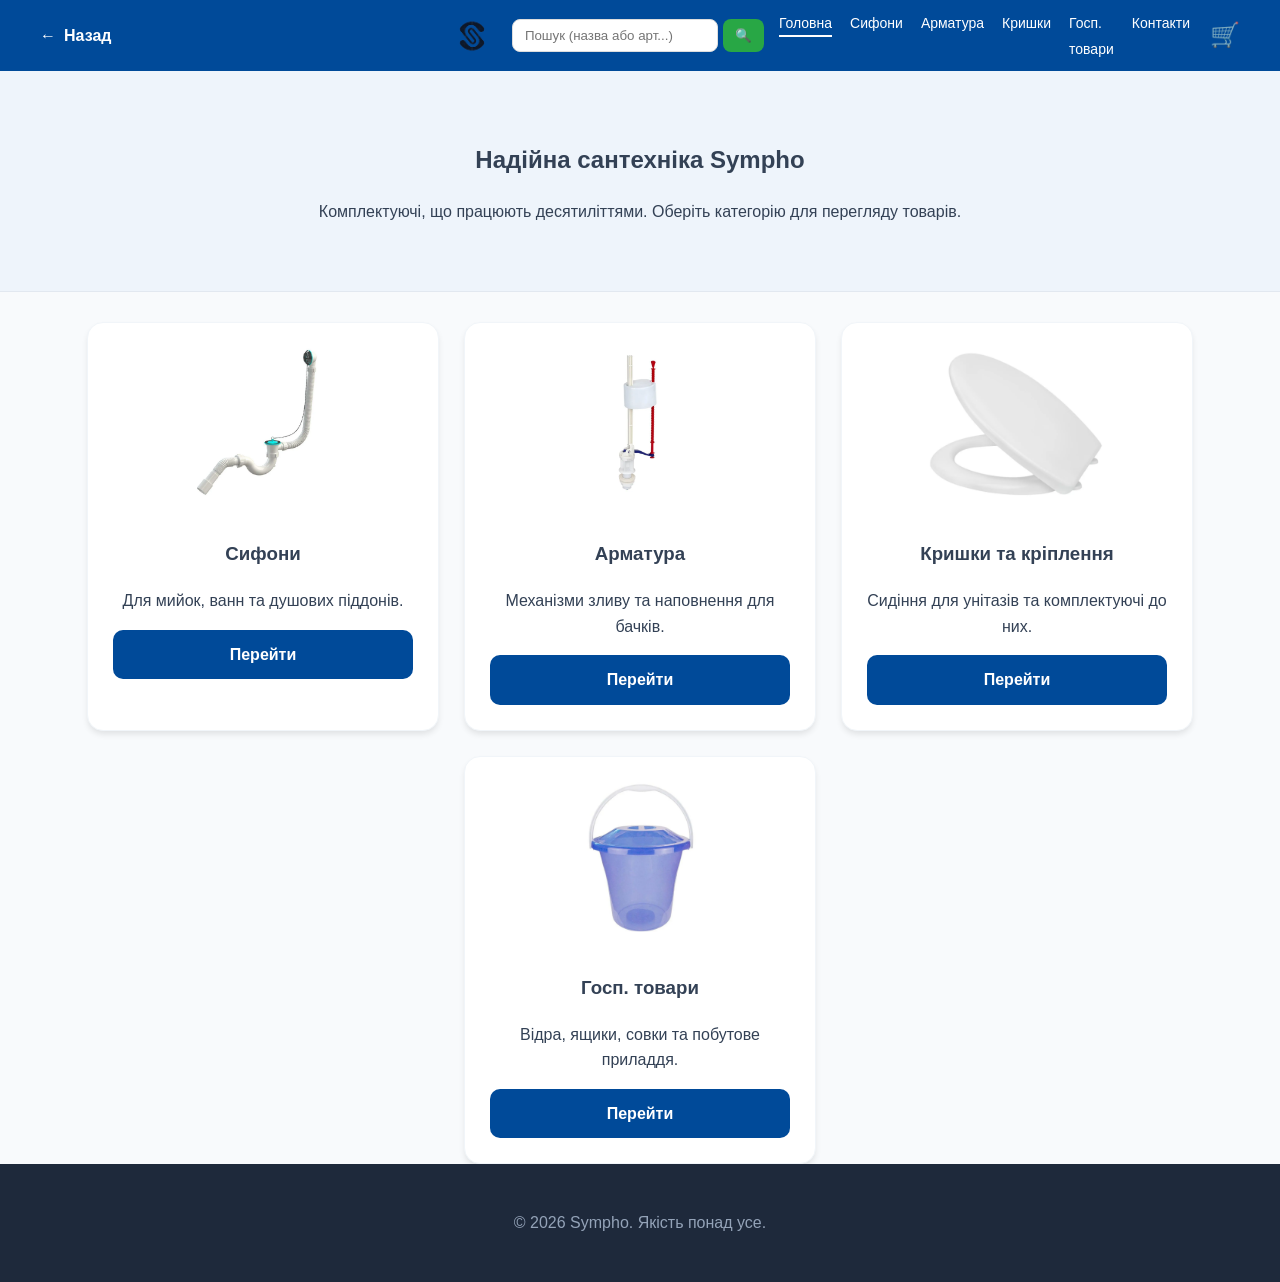
<file: index.html>
<!DOCTYPE html>
<html lang="uk">
<head>
    <meta charset="UTF-8">
    <meta name="viewport" content="width=device-width, initial-scale=1.0">
    <title>Sympho — Сантехніка та Арматура</title>
    <link rel="stylesheet" href="style.css">
    <link rel="icon" type="image/png" href="img/logo.png">
</head>
<body>
    <header>
        <div class="container" style="display: flex; align-items: center; justify-content: space-between; flex-wrap: wrap; gap: 15px;">
            <a href="javascript:history.back()" class="back-link">
                <span>←</span> Назад
            </a>
            
            <a href="index.html" class="logo-link">
                <img src="logo.png" alt="Sympho" class="logo-img">
            </a>

            <div class="search-container" style="position: relative; display: flex; gap: 5px;">
    <input type="text" id="searchInput" oninput="liveSearch()" placeholder="Пошук (назва або арт...)" 
           style="padding: 8px 12px; border-radius: 8px; border: 1px solid #ddd; outline: none; width: 180px;">
    <button onclick="performSearch()" style="background: #28a745; color: white; border: none; padding: 8px 12px; border-radius: 8px; cursor: pointer;">🔍</button>

    <div id="live-results" style="position: absolute; top: 100%; left: 0; right: 0; background: white; border-radius: 8px; box-shadow: 0 4px 15px rgba(0,0,0,0.1); z-index: 1000; display: none; max-height: 300px; overflow-y: auto;"></div>
</div>

            <nav style="display: flex; align-items: center;">
                <ul style="margin-right: 20px;">
                    <li><a href="index.html" class="active">Головна</a></li>
                    <li><a href="siphons.html">Сифони</a></li>
                    <li><a href="armature.html">Арматура</a></li>
                    <li><a href="covers.html">Кришки</a></li>
                    <li><a href="household.html">Госп. товари</a></li>
                    <li><a href="contacts.html">Контакти</a></li>
                </ul>
                
                <div style="position: relative; display: flex; align-items: center;">
                    <a href="cart.html" style="text-decoration: none; font-size: 24px;">🛒</a>
                    <span id="cart-count" style="
                        position: absolute; 
                        top: -8px; 
                        right: -10px; 
                        background: #ff4d4d; 
                        color: white; 
                        border-radius: 50%; 
                        padding: 2px 6px; 
                        font-size: 12px; 
                        font-weight: bold;
                        display: none;
                    ">0</span>
                </div>
            </nav>
        </div>
    </header>

    <section class="hero-home">
        <div class="container">
            <h1>Надійна сантехніка Sympho</h1>
            <p>Комплектуючі, що працюють десятиліттями. Оберіть категорію для перегляду товарів.</p>
        </div>
    </section>

    <div class="categories container">
        <div class="cat-card">
            <img src="img/hvylya1.png" alt="Сифони" style="width: 100%; height: 150px; object-fit: contain; margin-bottom: 15px;">
            <h3>Сифони</h3>
            <p>Для мийок, ванн та душових піддонів.</p>
            <a href="siphons.html" class="buy-btn">Перейти</a>
        </div>

        <div class="cat-card">
            <img src="img/armature.png" alt="Арматура" style="width: 100%; height: 150px; object-fit: contain; margin-bottom: 15px;">
            <h3>Арматура</h3>
            <p>Механізми зливу та наповнення для бачків.</p>
            <a href="armature.html" class="buy-btn">Перейти</a>
        </div>

        <div class="cat-card">
            <img src="img/cov.png" alt="Кришки" style="width: 100%; height: 150px; object-fit: contain; margin-bottom: 15px;">
            <h3>Кришки та кріплення</h3>
            <p>Сидіння для унітазів та комплектуючі до них.</p>
            <a href="covers.html" class="buy-btn">Перейти</a>
        </div>

        <div class="cat-card">
		    <img src="img/box1.png" alt="Госп. Товари" style="width: 100%; height: 150px; object-fit: contain; margin-bottom: 15px;">
            <h3>Госп. товари</h3>
            <p>Відра, ящики, совки та побутове приладдя.</p>
            <a href="household.html" class="buy-btn">Перейти</a>
        </div>
    </div>

    <footer><p>&copy; 2026 Sympho. Якість понад усе.</p></footer>

    <script src="catalog.js"></script>
    <script>
        function performSearch() {
            const query = document.getElementById('searchInput').value.trim();
            if (query.length > 0) {
                window.location.href = `search.html?q=${encodeURIComponent(query)}`;
            } else {
                alert("Будь ласка, введіть запит для пошуку");
            }
        }

        document.getElementById('searchInput').addEventListener('keypress', function (e) {
            if (e.key === 'Enter') {
                performSearch();
            }
        });

        function updateCounterOnIndex() {
            let cart = JSON.parse(localStorage.getItem('sympho_cart')) || [];
            const total = cart.reduce((sum, item) => sum + item.count, 0);
            const badge = document.getElementById('cart-count');
            if (badge) {
                badge.innerText = total;
                badge.style.display = total > 0 ? 'block' : 'none';
            }
        }
        
        window.addEventListener('DOMContentLoaded', updateCounterOnIndex);
    </script>
</body>
</html>
</file>
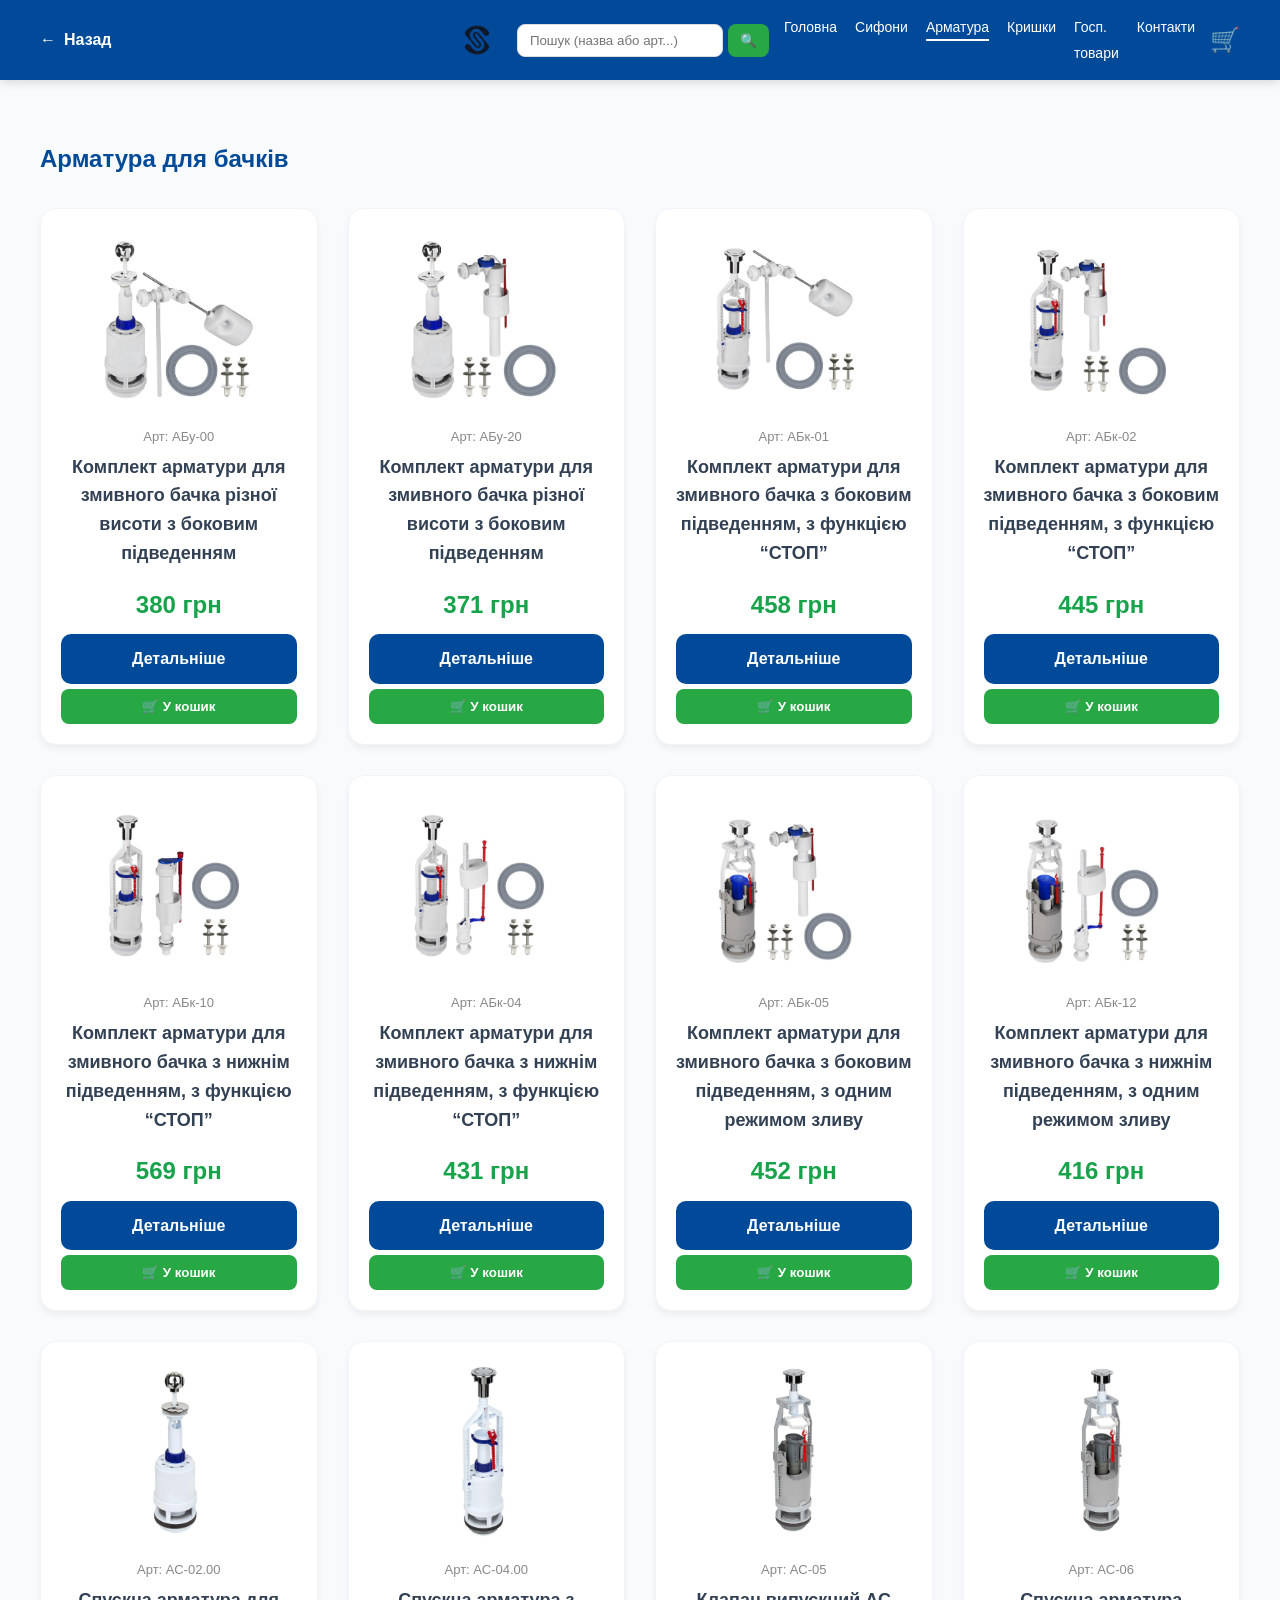
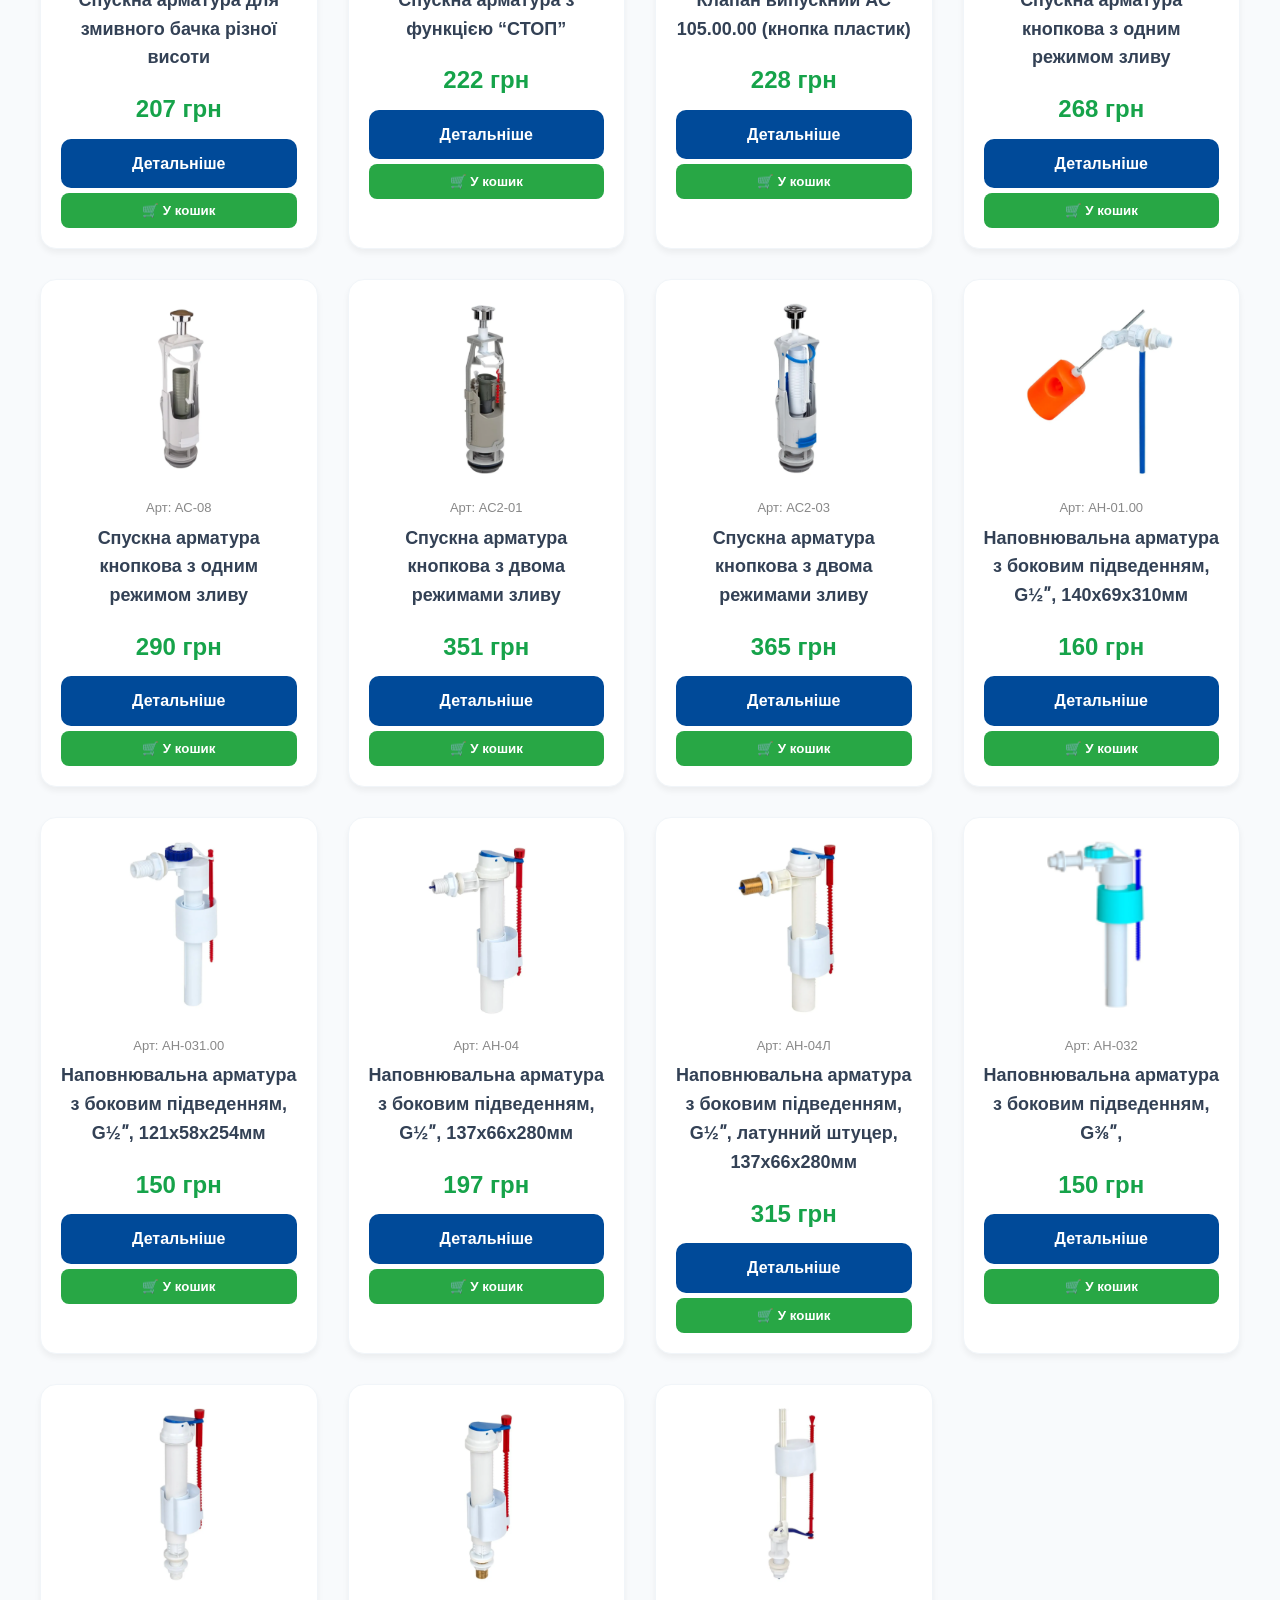
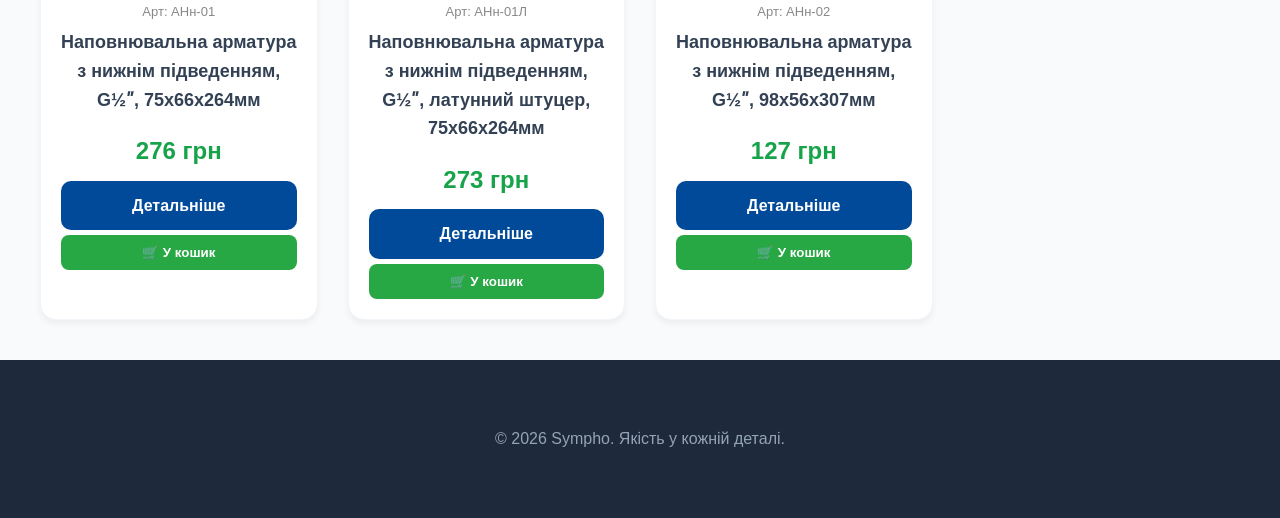
<file: armature.html>
<!DOCTYPE html>
<html lang="uk">
<head>
    <meta charset="UTF-8">
    <title>Sympho — Арматура</title>
    <link rel="stylesheet" href="style.css">
    <link rel="icon" type="image/png" href="logo.png">
</head>
<body>
    <header>
    <div class="container header-flex" style="display: flex; align-items: center; justify-content: space-between; flex-wrap: wrap; gap: 15px;">
        <a href="javascript:history.back()" class="back-link">
            <span>←</span> Назад
        </a>

        <a href="index.html" class="logo-link">
            <img src="logo.png" alt="Sympho" class="logo-img">
        </a>
        
        <div class="search-container" style="position: relative; display: flex; gap: 5px;">
    <input type="text" id="searchInput" oninput="liveSearch()" placeholder="Пошук (назва або арт...)" 
           style="padding: 8px 12px; border-radius: 8px; border: 1px solid #ddd; outline: none; width: 180px;">
    <button onclick="performSearch()" style="background: #28a745; color: white; border: none; padding: 8px 12px; border-radius: 8px; cursor: pointer;">🔍</button>

    <div id="live-results" style="position: absolute; top: 100%; left: 0; right: 0; background: white; border-radius: 8px; box-shadow: 0 4px 15px rgba(0,0,0,0.1); z-index: 1000; display: none; max-height: 300px; overflow-y: auto;"></div>
</div>

        <nav style="display: flex; align-items: center;">
            <ul>
                <li><a href="index.html">Головна</a></li>
                <li><a href="siphons.html">Сифони</a></li>
                <li><a href="armature.html" class="active">Арматура</a></li>
                <li><a href="covers.html">Кришки</a></li>
				<li><a href="household.html">Госп. товари</a></li>
                <li><a href="contacts.html">Контакти</a></li>
            </ul>
            <div style="position: relative; margin-left: 15px; display: flex; align-items: center;">
                <a href="cart.html" style="text-decoration: none; font-size: 24px;">🛒</a>
                <span id="cart-count" style="
                    position: absolute; 
                    top: -8px; 
                    right: -10px; 
                    background: #ff4d4d; 
                    color: white; 
                    border-radius: 50%; 
                    padding: 2px 6px; 
                    font-size: 12px; 
                    font-weight: bold;
                    display: none;
                ">0</span>
            </div>
        </nav>
    </div>
</header>

    <section class="container content">
        <h1 style="color: #004a99; margin-bottom: 30px;">Арматура для бачків</h1>
        <div id="catalog-list" class="product-grid">
            </div>
    </section>

    <script src="catalog.js"></script>
    <script>
        // ЛОГІКА КАТАЛОГУ
        const list = document.getElementById('catalog-list');
        const armature = products.filter(p => p.category === "armature");

        armature.forEach(item => {
            list.innerHTML += `
                <div class="product-card">
                    <img src="${item.images[0]}" alt="${item.name}" style="width:100%; height:180px; object-fit:contain;">
                    
                    <p style="color: #888; font-size: 13px; margin: 10px 0 5px 0;">Арт: ${item.article}</p>
                    
                    <h3 style="margin-top: 0; font-size: 18px; min-height: 44px; display: flex; align-items: center; justify-content: center; text-align: center;">
                        ${item.name}
                    </h3>
                    
                    <p class="price" style="margin: 10px 0;">${item.price}</p>
                    
                    <div style="display: flex; flex-direction: column; gap: 5px;">
                        <a href="product.html?id=${item.id}" class="buy-btn" style="text-decoration:none; display: block;">Детальніше</a>
                        <button onclick="addToCart('${item.id}')" style="background: #28a745; color: white; border: none; padding: 10px; border-radius: 8px; cursor: pointer; font-weight: bold; width: 100%;">
                            🛒 У кошик
                        </button>
                    </div>
                </div>
            `;
        });

        // ЛОГІКА ПОШУКУ
        function performSearch() {
            const query = document.getElementById('searchInput').value.trim();
            if (query.length > 0) {
                window.location.href = `search.html?q=${encodeURIComponent(query)}`;
            } else {
                alert("Будь ласка, введіть запит для пошуку");
            }
        }

        document.getElementById('searchInput').addEventListener('keypress', function (e) {
            if (e.key === 'Enter') {
                performSearch();
            }
        });
    </script>

    <footer>
        <p style="text-align: center; color: #94a3b8; padding: 20px;">&copy; 2026 Sympho. Якість у кожній деталі.</p>
    </footer>
</body>
</html>
</file>
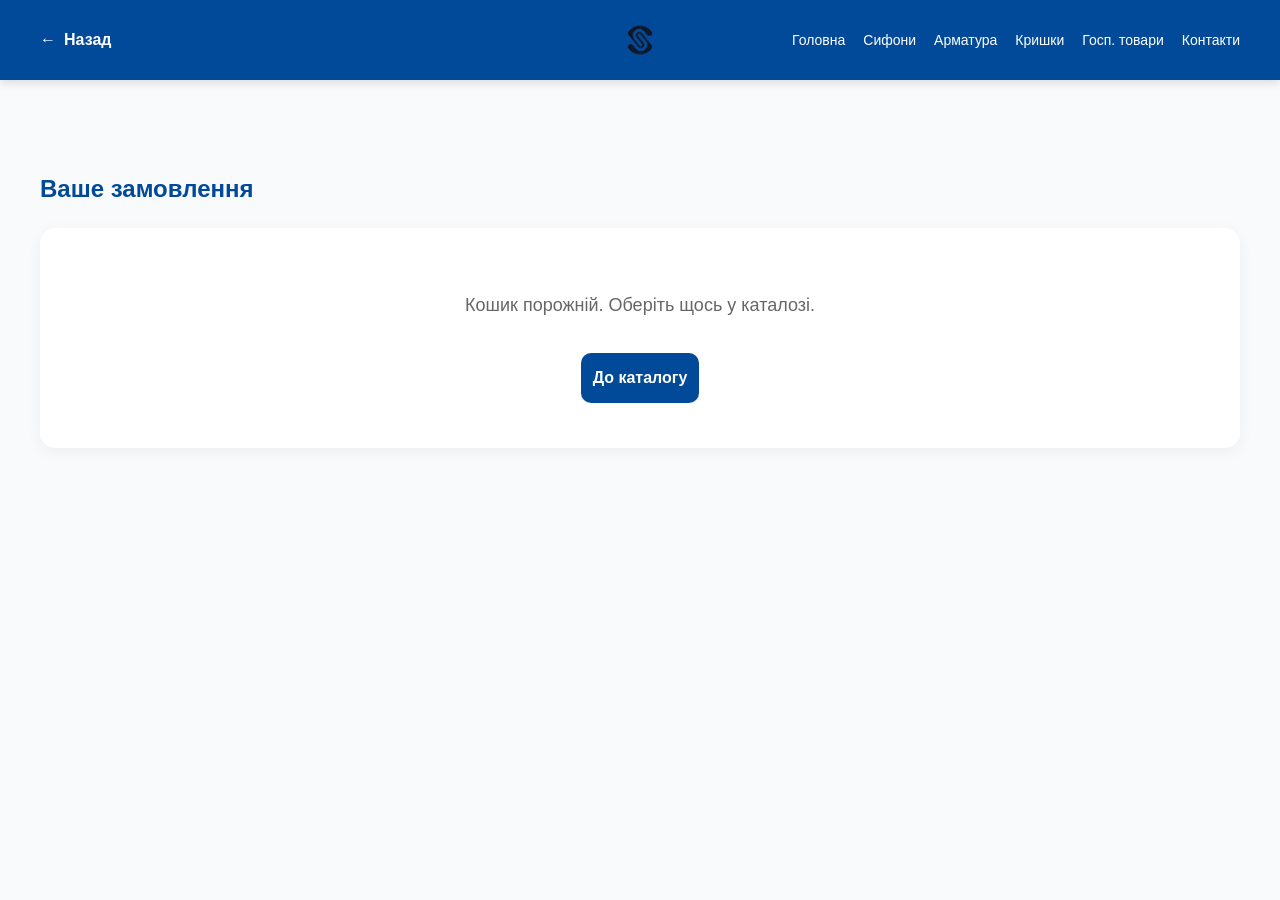
<file: cart.html>
<!DOCTYPE html>
<html lang="uk">
<head>
    <meta charset="UTF-8">
    <title>Sympho — Мій Кошик</title>
    <link rel="stylesheet" href="style.css">
    <link rel="icon" type="image/png" href="logo.png">
</head>
<body>
    <header>
        <div class="container header-flex" style="display: flex; align-items: center; justify-content: space-between;">
            <a href="javascript:history.back()" class="back-link"><span>←</span> Назад</a>
            <a href="index.html" class="logo-link"><img src="logo.png" alt="Sympho" class="logo-img"></a>
            <nav>
			 <ul><li><a href="index.html">Головна</a></li>
                 <li><a href="siphons.html">Сифони</a></li>
                 <li><a href="armature.html">Арматура</a></li>
                 <li><a href="covers.html">Кришки</a></li>
			     <li><a href="household.html">Госп. товари</a></li>
                 <li><a href="contacts.html">Контакти</a></li>
			 </ul>
			</nav>
			
        </div>
    </header>

    <section class="container content" style="margin-top: 30px;">
        <h1 style="color: #004a99;">Ваше замовлення</h1>
        
        <div id="cart-content" style="background: white; padding: 25px; border-radius: 15px; box-shadow: 0 4px 15px rgba(0,0,0,0.05); margin-top: 20px; overflow-x: auto;">
            </div>

        <div id="cart-actions" style="margin-top: 30px; display: none; gap: 15px; flex-wrap: wrap;">
            <button onclick="sendBulkOrder('tg')" class="action-btn tg" style="padding: 15px 25px; border: none; border-radius: 10px; color: white; cursor: pointer; font-weight: bold; background: #0088cc;">Замовити все в Telegram</button>
            <button onclick="sendBulkOrder('vb')" class="action-btn vb" style="padding: 15px 25px; border: none; border-radius: 10px; color: white; cursor: pointer; font-weight: bold; background: #7360f2;">Замовити все у Viber</button>
            <button onclick="clearSymphoCart()" style="background: #ffeded; color: #ff4d4d; border: none; padding: 15px 25px; border-radius: 10px; cursor: pointer; font-weight: bold;">Очистити все</button>
        </div>
    </section>

    <script src="catalog.js"></script>
    <script>
        function displayCart() {
            const cart = JSON.parse(localStorage.getItem('sympho_cart')) || [];
            const container = document.getElementById('cart-content');
            const actions = document.getElementById('cart-actions');

            if (cart.length === 0) {
                container.innerHTML = `
                    <div style="text-align:center; padding: 20px;">
                        <p style="font-size: 18px; color: #666;">Кошик порожній. Оберіть щось у каталозі.</p>
                        <a href="index.html" class="buy-btn" style="display:inline-block; margin-top:15px; text-decoration:none;">До каталогу</a>
                    </div>`;
                actions.style.display = 'none';
                return;
            }

            actions.style.display = 'flex';
            let html = '<table style="width: 100%; border-collapse: collapse; min-width: 600px;">';
            html += '<tr style="border-bottom: 2px solid #eee; text-align: left;">' +
                    '<th style="padding: 10px;">Товар</th>' +
                    '<th style="padding: 10px;">Артикул</th>' +
                    '<th style="padding: 10px;">К-сть</th>' +
                    '<th style="padding: 10px;">Ціна</th>' +
                    '<th style="padding: 10px; text-align:center;">Дія</th></tr>';
            
            cart.forEach(item => {
                html += `
                    <tr style="border-bottom: 1px solid #f9f9f9;">
                        <td style="padding: 15px 10px;">${item.name}</td>
                        <td style="padding: 15px 10px; color: #888;">${item.article}</td>
                        <td style="padding: 15px 10px; font-weight: bold;">${item.count} шт.</td>
                        <td style="padding: 15px 10px; color: #28a745; font-weight: bold;">${item.price}</td>
                        <td style="padding: 15px 10px; text-align:center;">
                            <button onclick="removeItem('${item.id}')" style="background:none; border:none; cursor:pointer; font-size: 18px;" title="Видалити">🗑️</button>
                        </td>
                    </tr>
                `;
            });
            html += '</table>';
            container.innerHTML = html;
        }

        // Видалення одного товару
        function removeItem(id) {
            let cart = JSON.parse(localStorage.getItem('sympho_cart')) || [];
            cart = cart.filter(item => item.id !== id);
            localStorage.setItem('sympho_cart', JSON.stringify(cart));
            displayCart();
            // Оновлюємо лічильник, якщо функція доступна
            if (typeof updateCartCounter === "function") {
                updateCartCounter();
            }
        }

        // Очищення всього кошика
        function clearSymphoCart() {
            if(confirm("Ви впевнені, що хочете очистити кошик?")) {
                localStorage.removeItem('sympho_cart');
                displayCart();
                if (typeof updateCartCounter === "function") {
                    updateCartCounter();
                }
            }
        }

        // Відправка замовлення одним повідомленням
        function sendBulkOrder(type) {
            const cart = JSON.parse(localStorage.getItem('sympho_cart')) || [];
            if (cart.length === 0) return;

            let orderText = "Нове замовлення Sympho:\n\n";
            
            cart.forEach((item, index) => {
                orderText += `${index + 1}. ${item.name}\n   Арт: ${item.article} — ${item.count} шт. (${item.price})\n\n`;
            });

            const encodedMsg = encodeURIComponent(orderText);
            const phone = "380989594977";

            if (type === 'tg') {
                window.location.href = `https://t.me/Tarasbabelskyi?text=${encodedMsg}`;
            } else if (type === 'vb') {
                // Для мобільних пристроїв Viber використовує такий формат
                window.location.href = `viber://chat?number=${phone}&draft=${encodedMsg}`;
            }
        }

        // Ініціалізація при завантаженні
        window.onload = displayCart;
    </script>
</body>
</html>
</file>
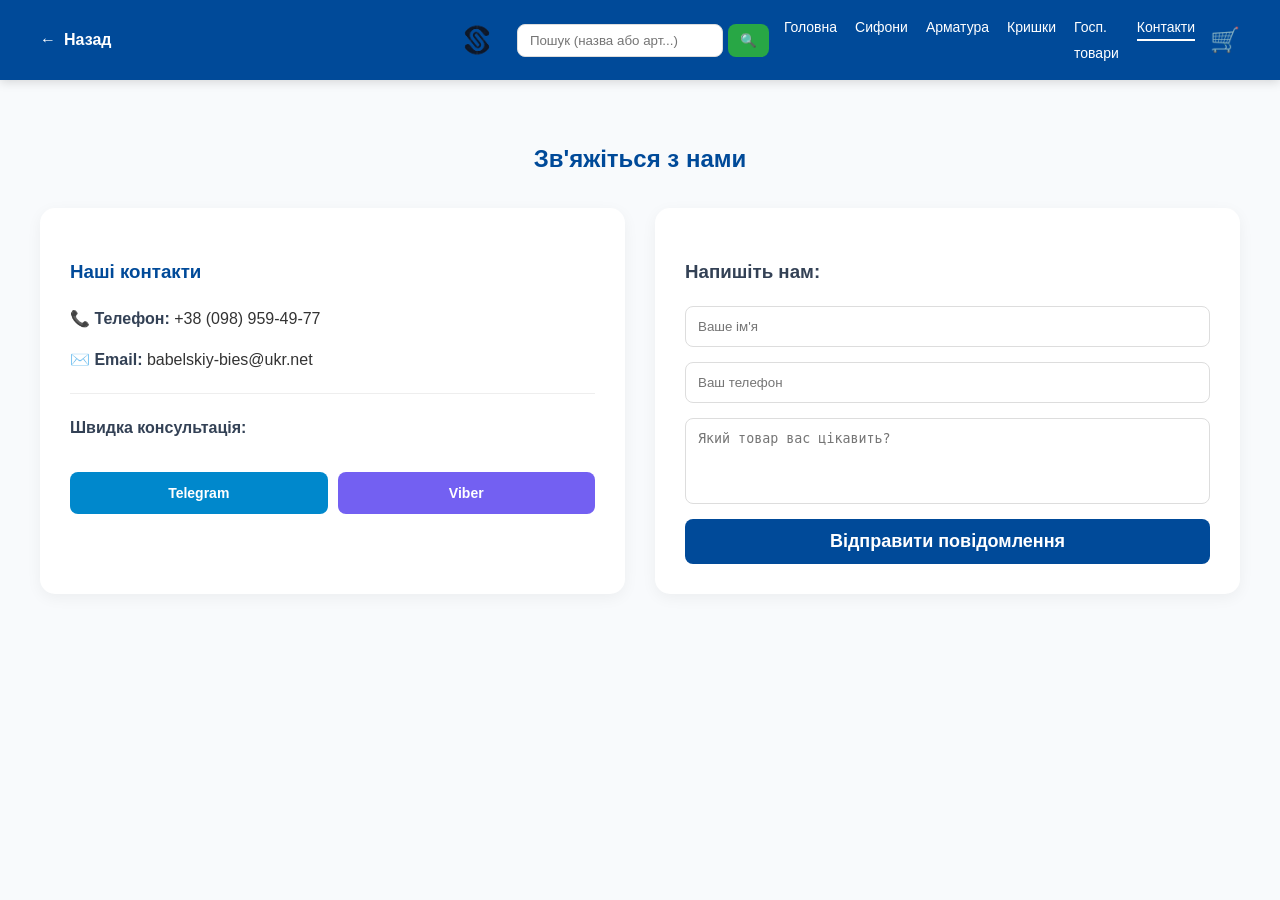
<file: contacts.html>
<!DOCTYPE html>
<html lang="uk">
<head>
    <meta charset="UTF-8">
    <meta name="viewport" content="width=device-width, initial-scale=1.0">
    <title>Контакти Sympho</title>
    <link rel="stylesheet" href="style.css">
    <link rel="icon" type="image/png" href="img/logo.png">
</head>
<body>
    <header>
        <div class="container header-flex" style="display: flex; align-items: center; justify-content: space-between; flex-wrap: wrap; gap: 15px;">
            <a href="javascript:history.back()" class="back-link">
                <span>←</span> Назад
            </a>

            <a href="index.html" class="logo-link">
                <img src="logo.png" alt="Sympho" class="logo-img">
            </a>

            <div class="search-container" style="position: relative; display: flex; gap: 5px;">
    <input type="text" id="searchInput" oninput="liveSearch()" placeholder="Пошук (назва або арт...)" 
           style="padding: 8px 12px; border-radius: 8px; border: 1px solid #ddd; outline: none; width: 180px;">
    <button onclick="performSearch()" style="background: #28a745; color: white; border: none; padding: 8px 12px; border-radius: 8px; cursor: pointer;">🔍</button>

    <div id="live-results" style="position: absolute; top: 100%; left: 0; right: 0; background: white; border-radius: 8px; box-shadow: 0 4px 15px rgba(0,0,0,0.1); z-index: 1000; display: none; max-height: 300px; overflow-y: auto;"></div>
</div>
            
            <nav style="display: flex; align-items: center;">
                <ul>
                    <li><a href="index.html">Головна</a></li>
                    <li><a href="siphons.html">Сифони</a></li>
                    <li><a href="armature.html">Арматура</a></li>
                    <li><a href="covers.html">Кришки</a></li>
					<li><a href="household.html">Госп. товари</a></li>
                    <li><a href="contacts.html" class="active">Контакти</a></li>
                </ul>
                <div style="position: relative; margin-left: 15px; display: flex; align-items: center;">
                    <a href="cart.html" style="text-decoration: none; font-size: 24px;">🛒</a>
                    <span id="cart-count" style="
                        position: absolute; 
                        top: -8px; 
                        right: -10px; 
                        background: #ff4d4d; 
                        color: white; 
                        border-radius: 50%; 
                        padding: 2px 6px; 
                        font-size: 12px; 
                        font-weight: bold;
                        display: none;
                    ">0</span>
                </div>
            </nav>
        </div>
    </header>

    <div class="container content">
        <h2 style="text-align: center; color: #004a99; margin-bottom: 30px; margin-top: 20px;">Зв'яжіться з нами</h2>
        
        <div style="display: flex; gap: 30px; flex-wrap: wrap; justify-content: center; margin-bottom: 50px;">
            
            <div style="flex: 1; min-width: 300px; background: white; padding: 30px; border-radius: 15px; box-shadow: 0 4px 15px rgba(0,0,0,0.05);">
                <h3 style="color: #004a99;">Наші контакти</h3>
                <p><strong>📞 Телефон:</strong> <a href="tel:+380989594977" style="text-decoration: none; color: #333;">+38 (098) 959-49-77</a></p>
                <p><strong>✉️ Email:</strong> <a href="mailto:babelskiy-bies@ukr.net" style="text-decoration: none; color: #333;">babelskiy-bies@ukr.net</a></p>
                <hr style="border: 0; border-top: 1px solid #eee; margin: 20px 0;">
                
                <h4>Швидка консультація:</h4>
                <div style="display: flex; gap: 10px;">
                    <a href="https://t.me/Tarasbabelskyi" target="_blank" class="action-btn tg" style="flex: 1; font-size: 14px; text-align: center; text-decoration: none; color: white; display: block; padding: 10px; border-radius: 8px;">Telegram</a>
                    <a href="viber://chat?number=%2B380989594977" class="action-btn vb" style="flex: 1; font-size: 14px; padding: 10px; text-align: center; text-decoration: none; color: white; display: block; border-radius: 8px;">Viber</a>
                </div>
            </div>

            <div style="flex: 1; min-width: 300px; background: white; padding: 30px; border-radius: 15px; box-shadow: 0 4px 15px rgba(0,0,0,0.05);">
                <h3>Напишіть нам:</h3>
                <form id="contactForm" style="display: flex; flex-direction: column; gap: 15px;">
                    <input type="text" id="userName" placeholder="Ваше ім'я" required style="padding: 12px; border: 1px solid #ddd; border-radius: 8px; outline: none;">
                    <input type="tel" id="userPhone" placeholder="Ваш телефон" required style="padding: 12px; border: 1px solid #ddd; border-radius: 8px; outline: none;">
                    <textarea id="userMsg" placeholder="Який товар вас цікавить?" rows="4" style="padding: 12px; border: 1px solid #ddd; border-radius: 8px; outline: none; resize: none;"></textarea>
                    
                    <button class="buy-btn" type="button" onclick="sendMail()" style="width: 100%; font-size: 18px; border: none; cursor: pointer; color: white; padding: 12px; border-radius: 8px;">Відправити повідомлення</button>
                </form>
            </div>
        </div>
    </div>

    <script src="catalog.js"></script>
    <script>
        // ЛОГІКА ПОШУКУ
        function performSearch() {
            const query = document.getElementById('searchInput').value.trim();
            if (query.length > 0) {
                window.location.href = `search.html?q=${encodeURIComponent(query)}`;
            } else {
                alert("Будь ласка, введіть запит для пошуку");
            }
        }

        document.getElementById('searchInput').addEventListener('keypress', function (e) {
            if (e.key === 'Enter') {
                performSearch();
            }
        });

        // ЛОГІКА ФОРМИ
        function sendMail() {
            const name = document.getElementById('userName').value;
            const phone = document.getElementById('userPhone').value;
            const msg = document.getElementById('userMsg').value;

            if(name === "" || phone === "") {
                alert("Будь ласка, заповніть ім'я та телефон");
                return;
            }

            const myEmail = "babelskiy-bies@ukr.net";
            const subject = encodeURIComponent("Заявка з сайту Sympho");
            const body = encodeURIComponent(`Ім'я: ${name}\nТелефон: ${phone}\nПовідомлення: ${msg}`);
            
            window.location.href = `mailto:${myEmail}?subject=${subject}&body=${body}`;
        }

        // Оновлення лічильника при завантаженні (якщо функція не
</file>
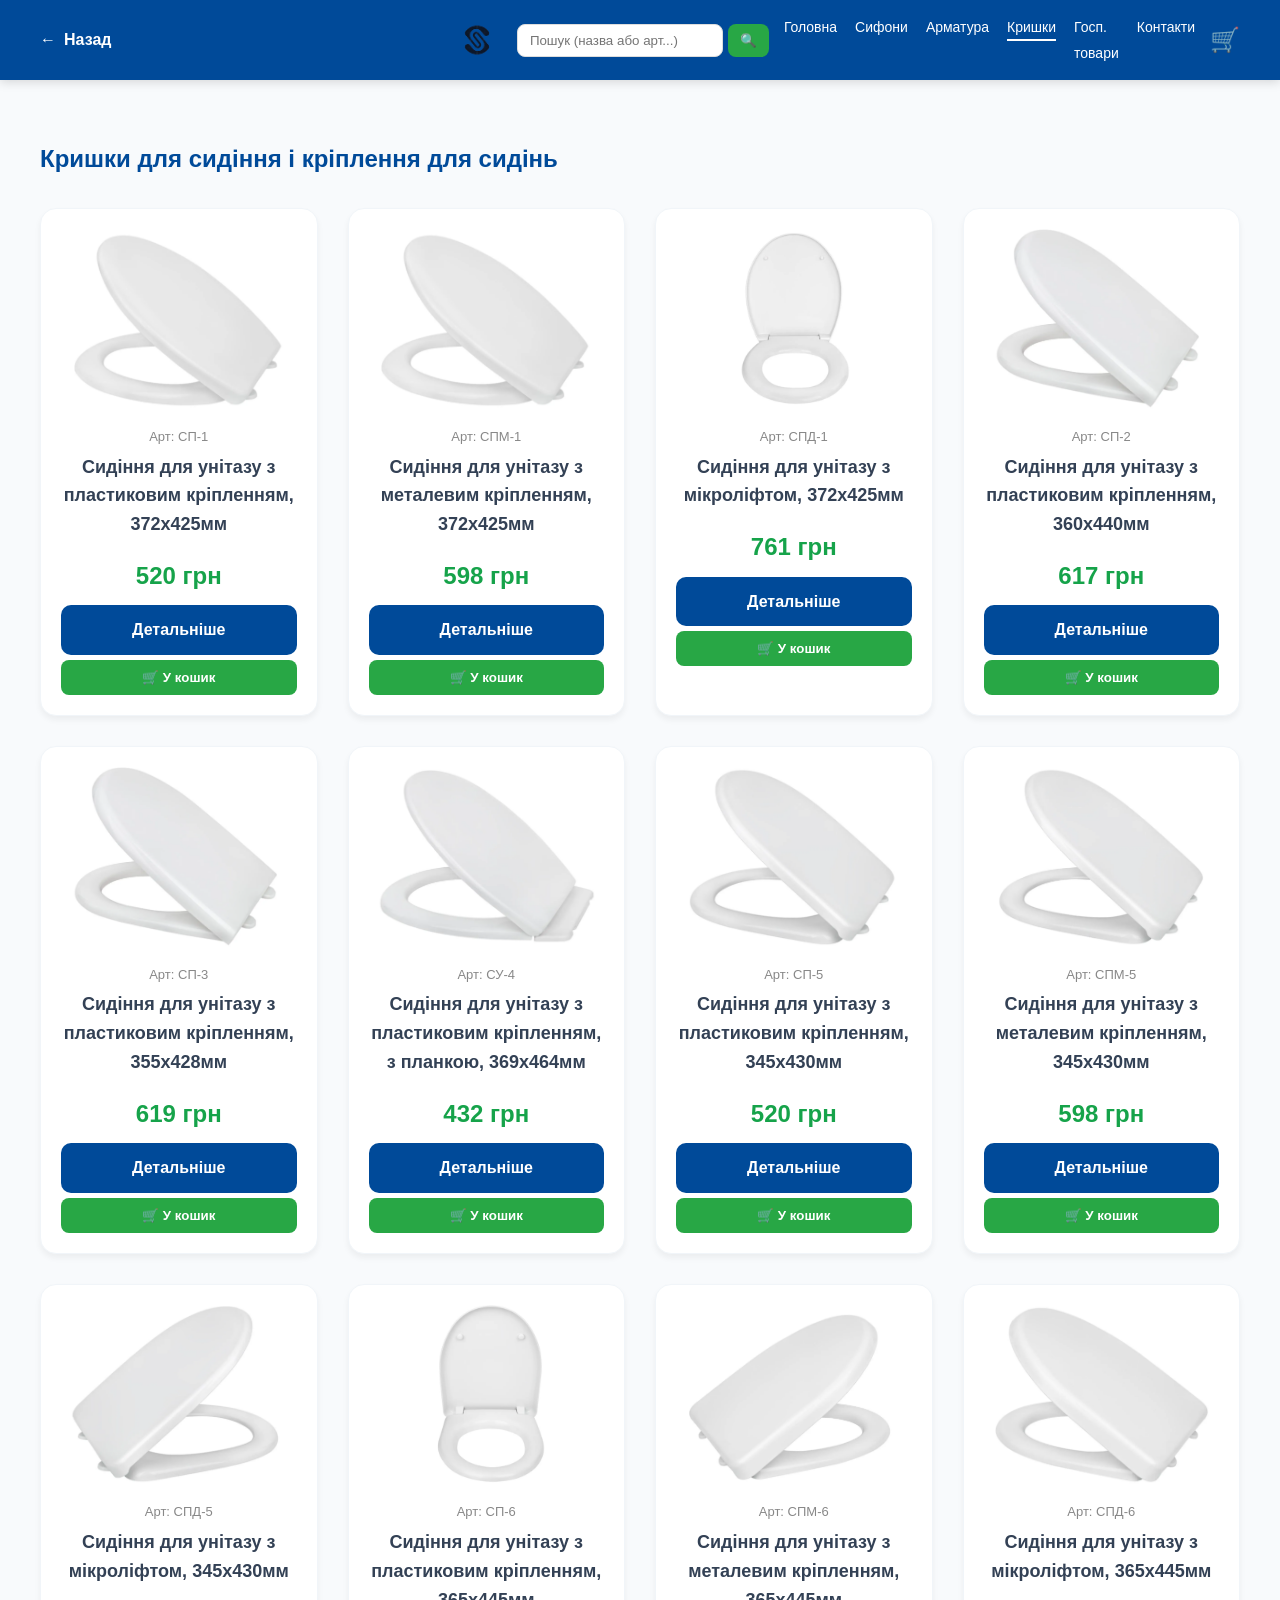
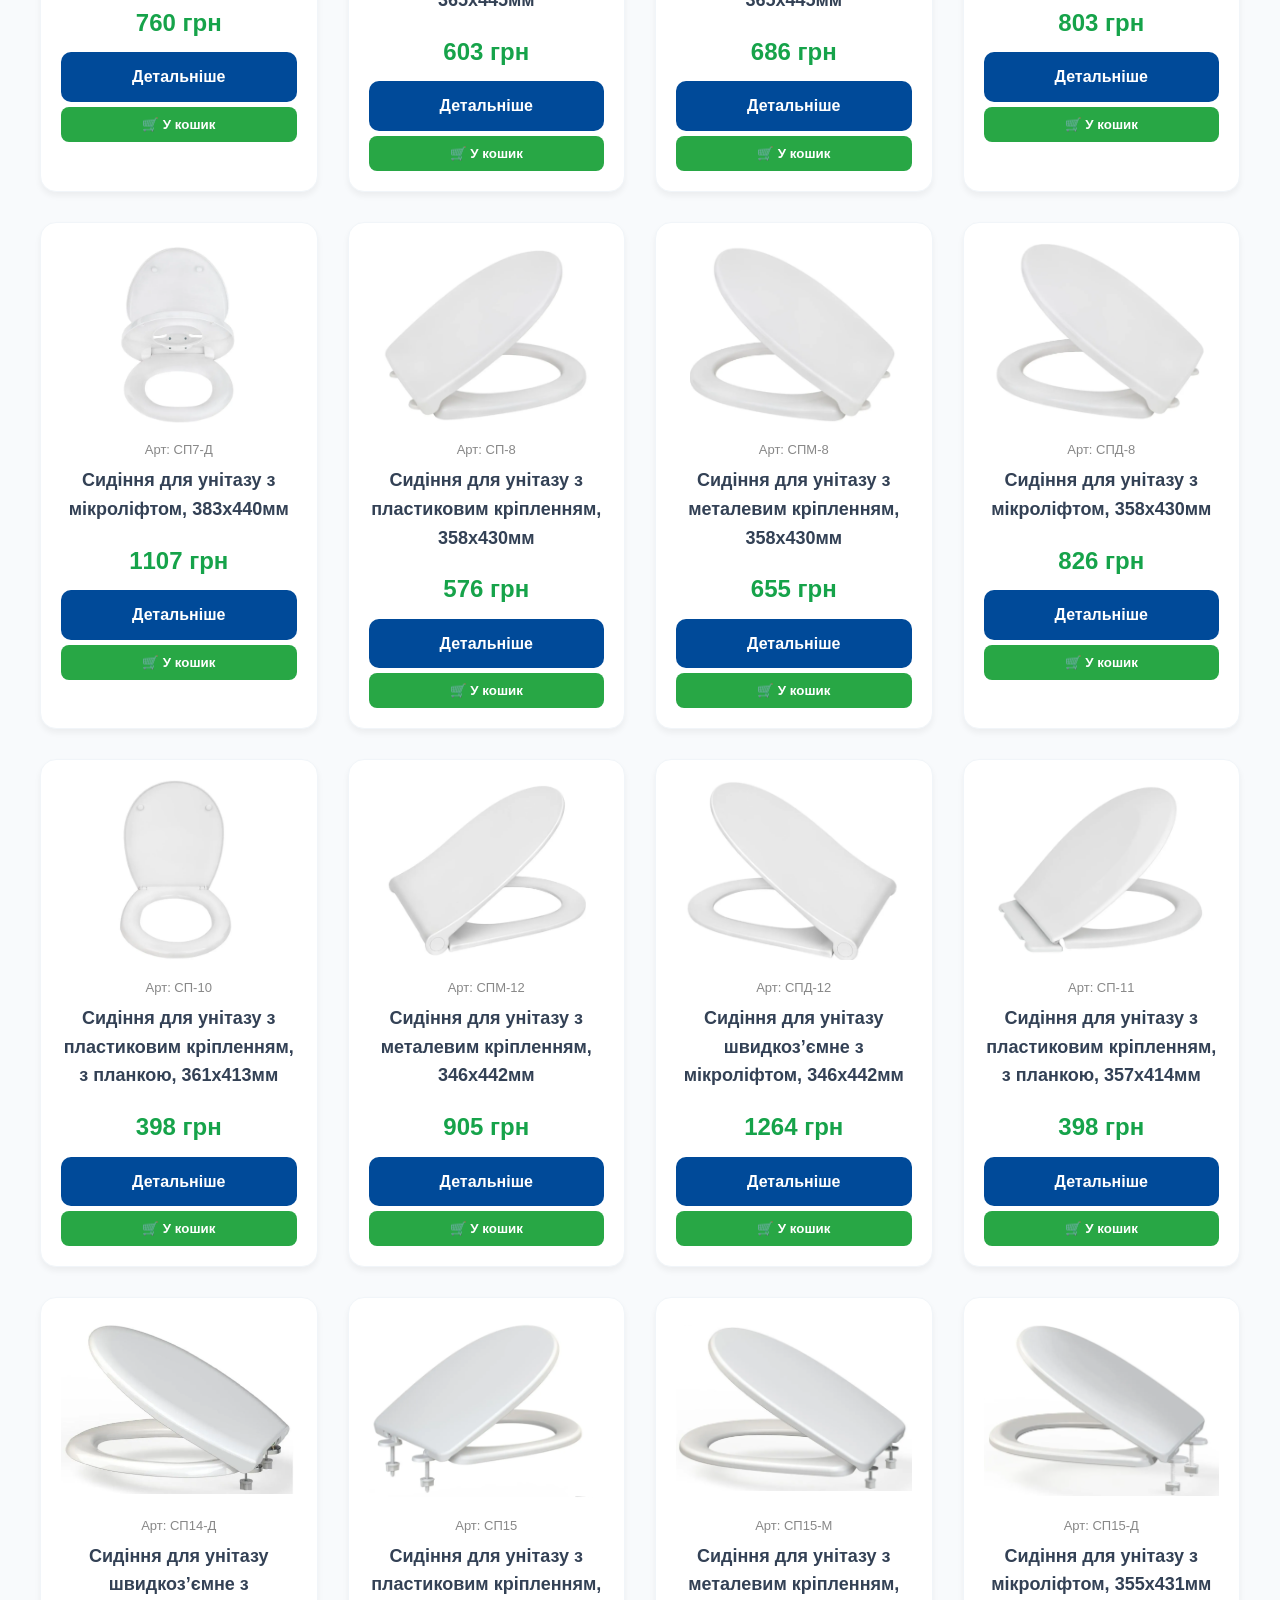
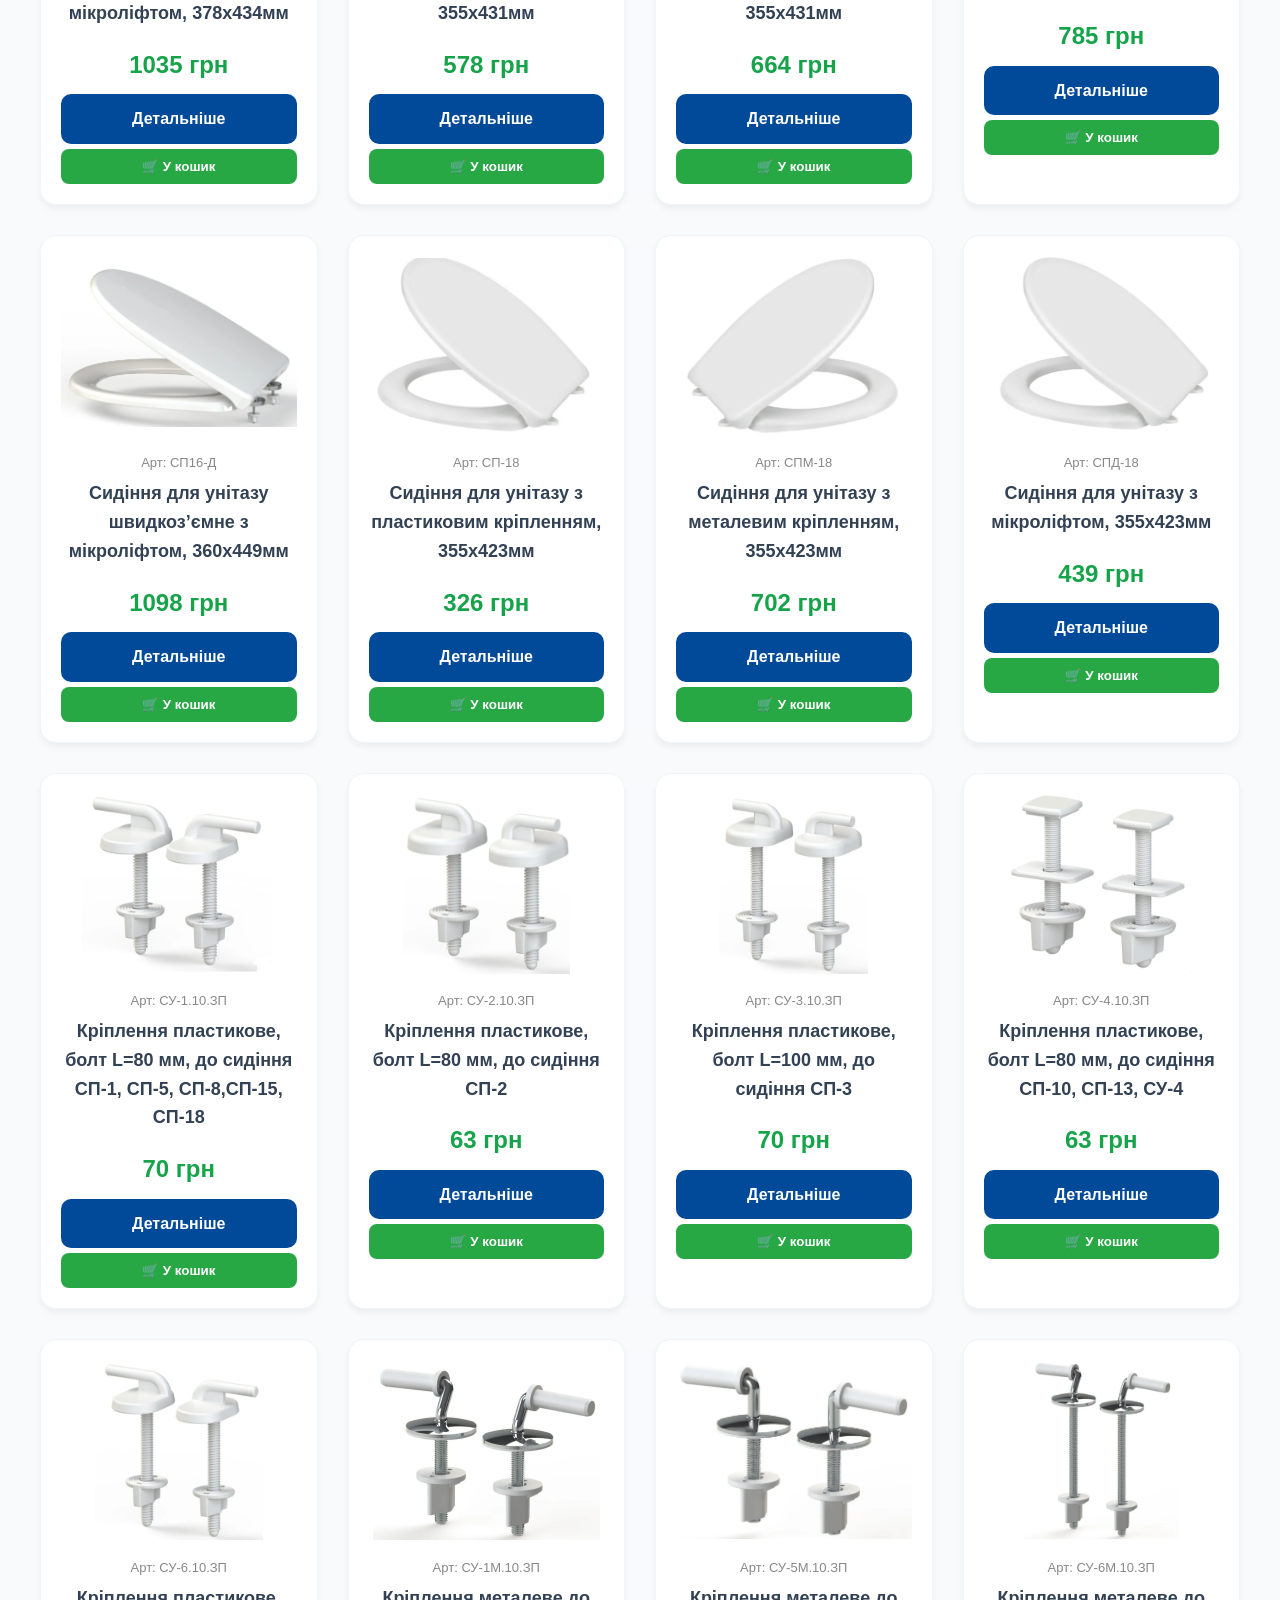
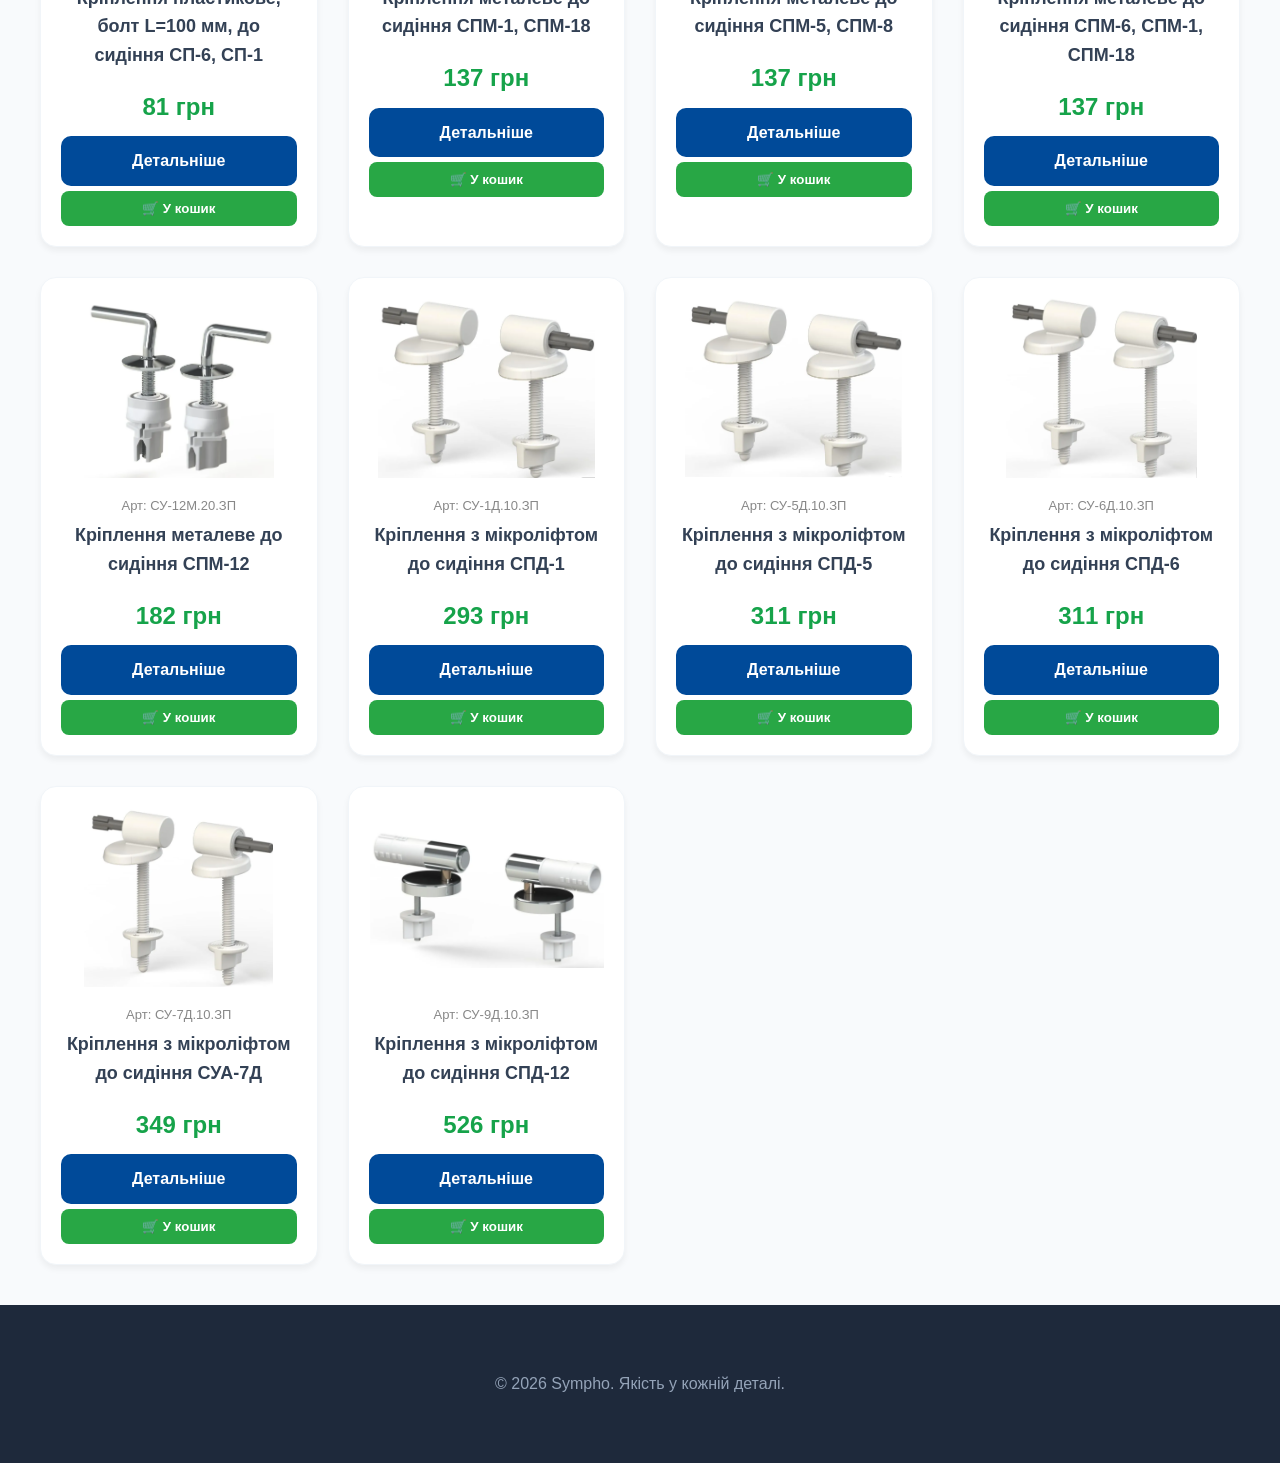
<file: covers.html>
<!DOCTYPE html>
<html lang="uk">
<head>
    <meta charset="UTF-8">
    <title>Sympho — Кришки для унітазу</title>
    <link rel="stylesheet" href="style.css">
    <link rel="icon" type="image/png" href="logo.png">
</head>
<body>
    <header>
    <div class="container header-flex" style="display: flex; align-items: center; justify-content: space-between; flex-wrap: wrap; gap: 15px;">
        <a href="javascript:history.back()" class="back-link">
            <span>←</span> Назад
        </a>

        <a href="index.html" class="logo-link">
            <img src="logo.png" alt="Sympho" class="logo-img">
        </a>
        
        <div class="search-container" style="position: relative; display: flex; gap: 5px;">
    <input type="text" id="searchInput" oninput="liveSearch()" placeholder="Пошук (назва або арт...)" 
           style="padding: 8px 12px; border-radius: 8px; border: 1px solid #ddd; outline: none; width: 180px;">
    <button onclick="performSearch()" style="background: #28a745; color: white; border: none; padding: 8px 12px; border-radius: 8px; cursor: pointer;">🔍</button>

    <div id="live-results" style="position: absolute; top: 100%; left: 0; right: 0; background: white; border-radius: 8px; box-shadow: 0 4px 15px rgba(0,0,0,0.1); z-index: 1000; display: none; max-height: 300px; overflow-y: auto;"></div>
</div>

        <nav style="display: flex; align-items: center;">
            <ul>
                <li><a href="index.html">Головна</a></li>
                <li><a href="siphons.html">Сифони</a></li>
                <li><a href="armature.html">Арматура</a></li>
                <li><a href="covers.html" class="active">Кришки</a></li>
				<li><a href="household.html">Госп. товари</a></li>
                <li><a href="contacts.html">Контакти</a></li>
            </ul>
            <div style="position: relative; margin-left: 15px; display: flex; align-items: center;">
                <a href="cart.html" style="text-decoration: none; font-size: 24px;">🛒</a>
                <span id="cart-count" style="
                    position: absolute; 
                    top: -8px; 
                    right: -10px; 
                    background: #ff4d4d; 
                    color: white; 
                    border-radius: 50%; 
                    padding: 2px 6px; 
                    font-size: 12px; 
                    font-weight: bold;
                    display: none;
                ">0</span>
            </div>
        </nav>
    </div>
</header>

    <section class="container content">
        <h1 style="color: #004a99; margin-bottom: 30px;">Кришки для сидіння і кріплення для сидінь</h1>
        <div id="catalog-list" class="product-grid">
            </div>
    </section>

    <script src="catalog.js"></script>
    <script>
        // ЛОГІКА КАТАЛОГУ
        const list = document.getElementById('catalog-list');
        const covers = products.filter(p => p.category === "covers");

        covers.forEach(item => {
            list.innerHTML += `
                <div class="product-card">
                    <img src="${item.images[0]}" alt="${item.name}" style="width:100%; height:180px; object-fit:contain;">
                    
                    <p style="color: #888; font-size: 13px; margin: 10px 0 5px 0;">Арт: ${item.article}</p>
                    
                    <h3 style="margin-top: 0; font-size: 18px; min-height: 44px; display: flex; align-items: center; justify-content: center; text-align: center;">
                        ${item.name}
                    </h3>
                    
                    <p class="price" style="margin: 10px 0;">${item.price}</p>
                    
                    <div style="display: flex; flex-direction: column; gap: 5px;">
                        <a href="product.html?id=${item.id}" class="buy-btn" style="text-decoration:none; display: block;">Детальніше</a>
                        <button onclick="addToCart('${item.id}')" style="background: #28a745; color: white; border: none; padding: 10px; border-radius: 8px; cursor: pointer; font-weight: bold; width: 100%;">
                            🛒 У кошик
                        </button>
                    </div>
                </div>
            `;
        });

        // ЛОГІКА ПОШУКУ
        function performSearch() {
            const query = document.getElementById('searchInput').value.trim();
            if (query.length > 0) {
                window.location.href = `search.html?q=${encodeURIComponent(query)}`;
            } else {
                alert("Будь ласка, введіть запит для пошуку");
            }
        }

        document.getElementById('searchInput').addEventListener('keypress', function (e) {
            if (e.key === 'Enter') {
                performSearch();
            }
        });
    </script>

    <footer>
        <p style="text-align: center; color: #94a3b8; padding: 20px;">&copy; 2026 Sympho. Якість у кожній деталі.</p>
    </footer>
</body>
</html>
</file>
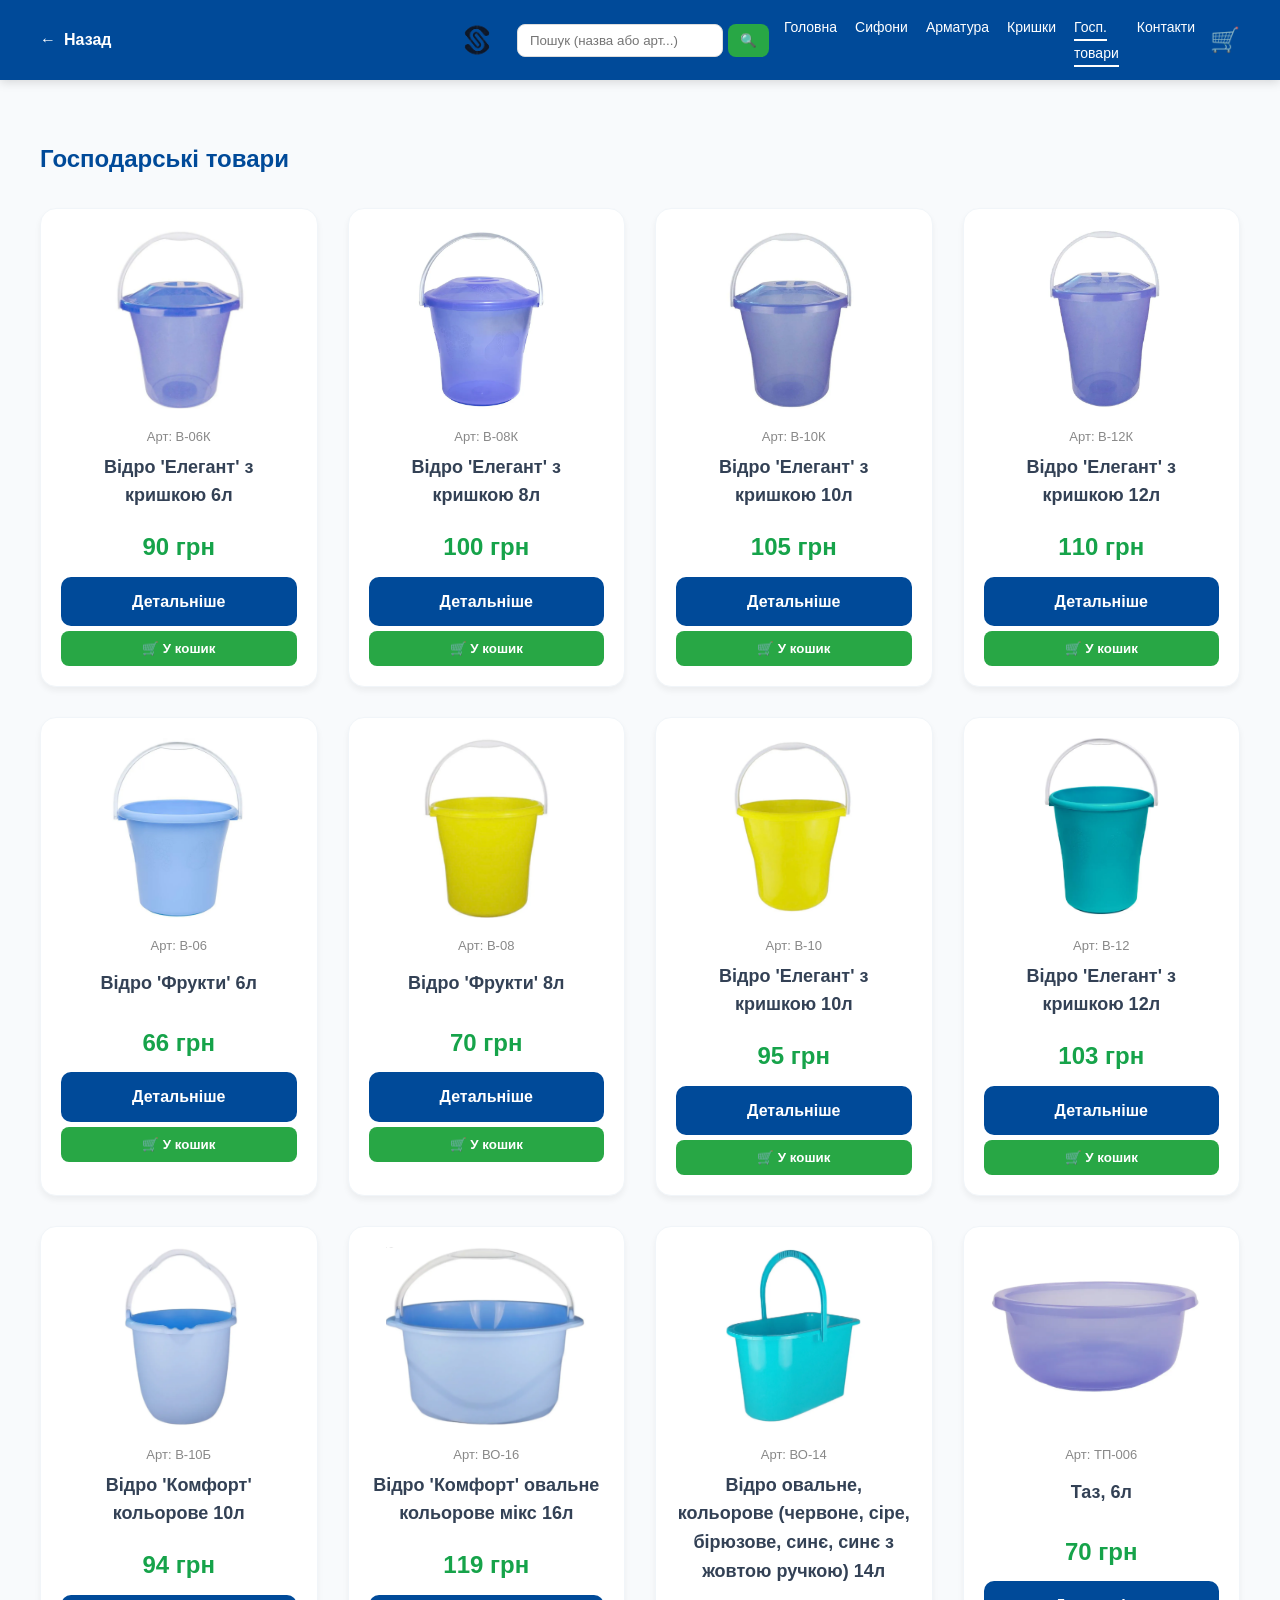
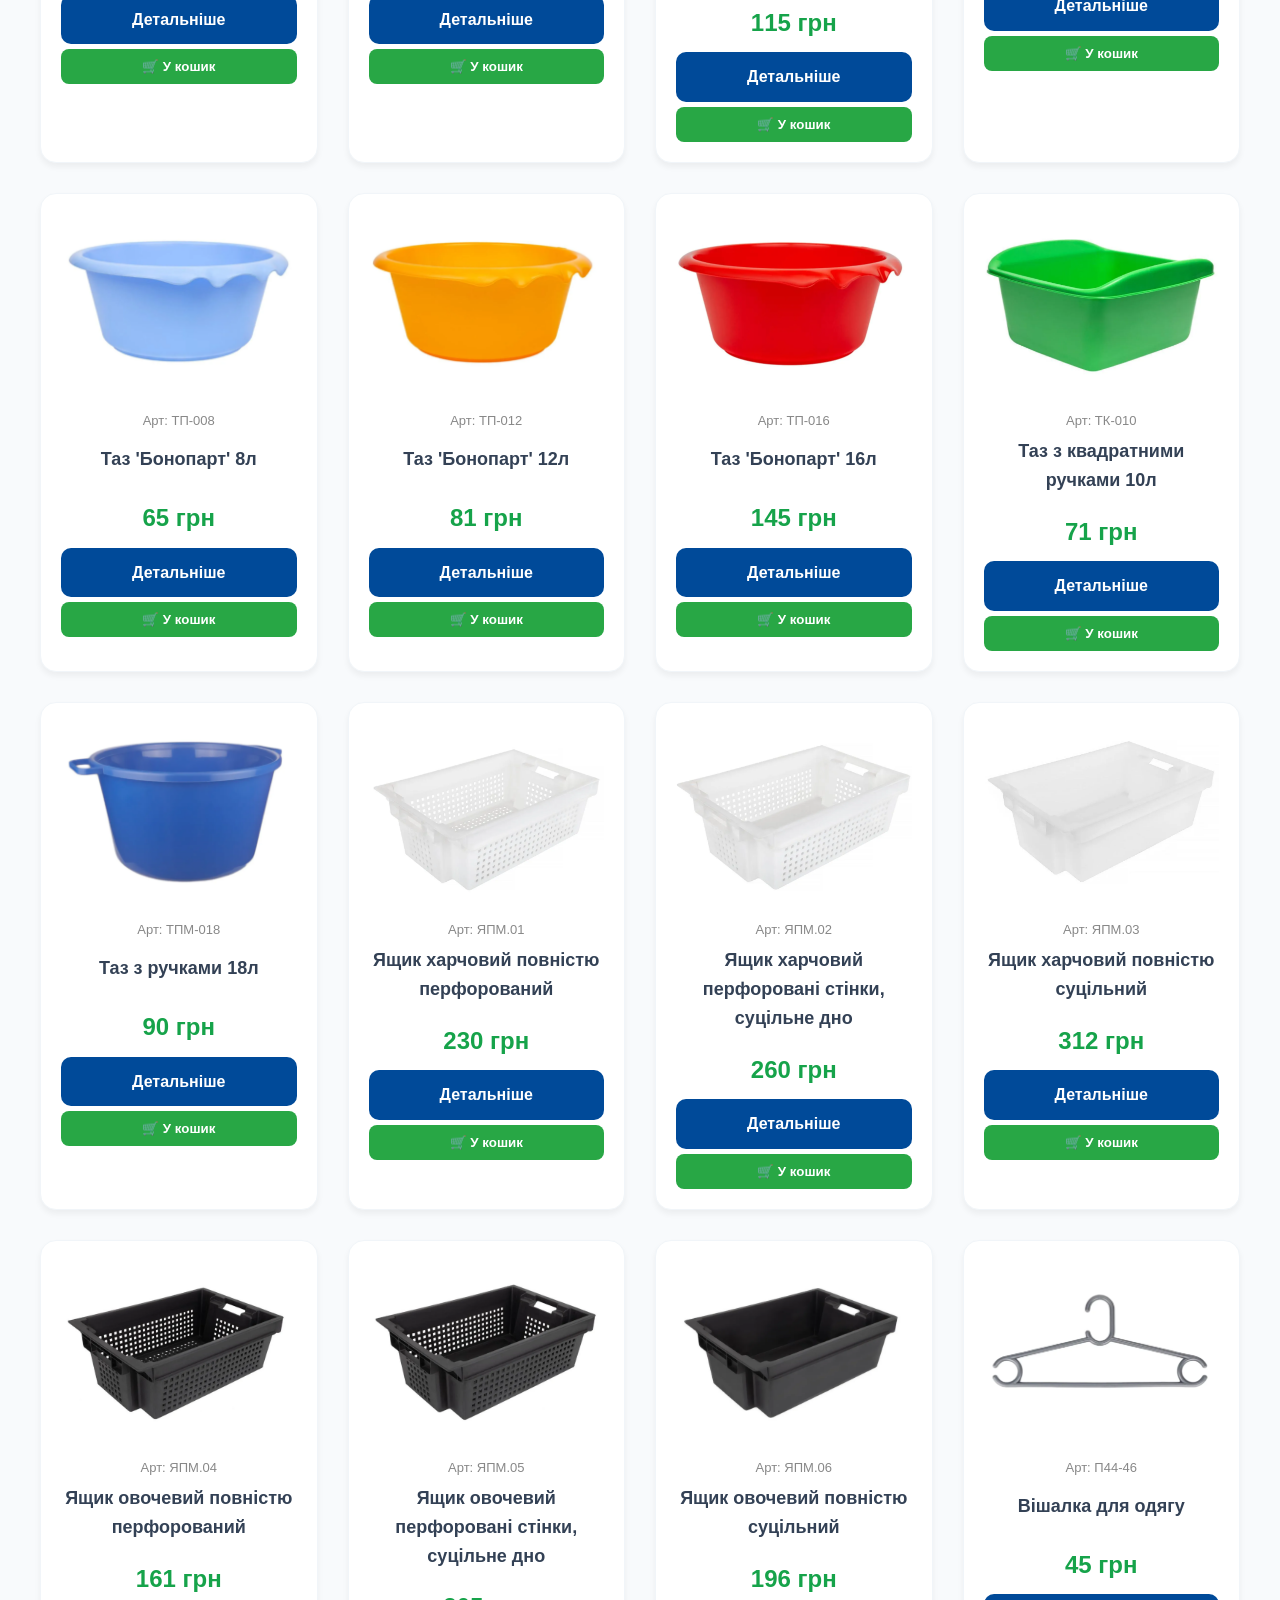
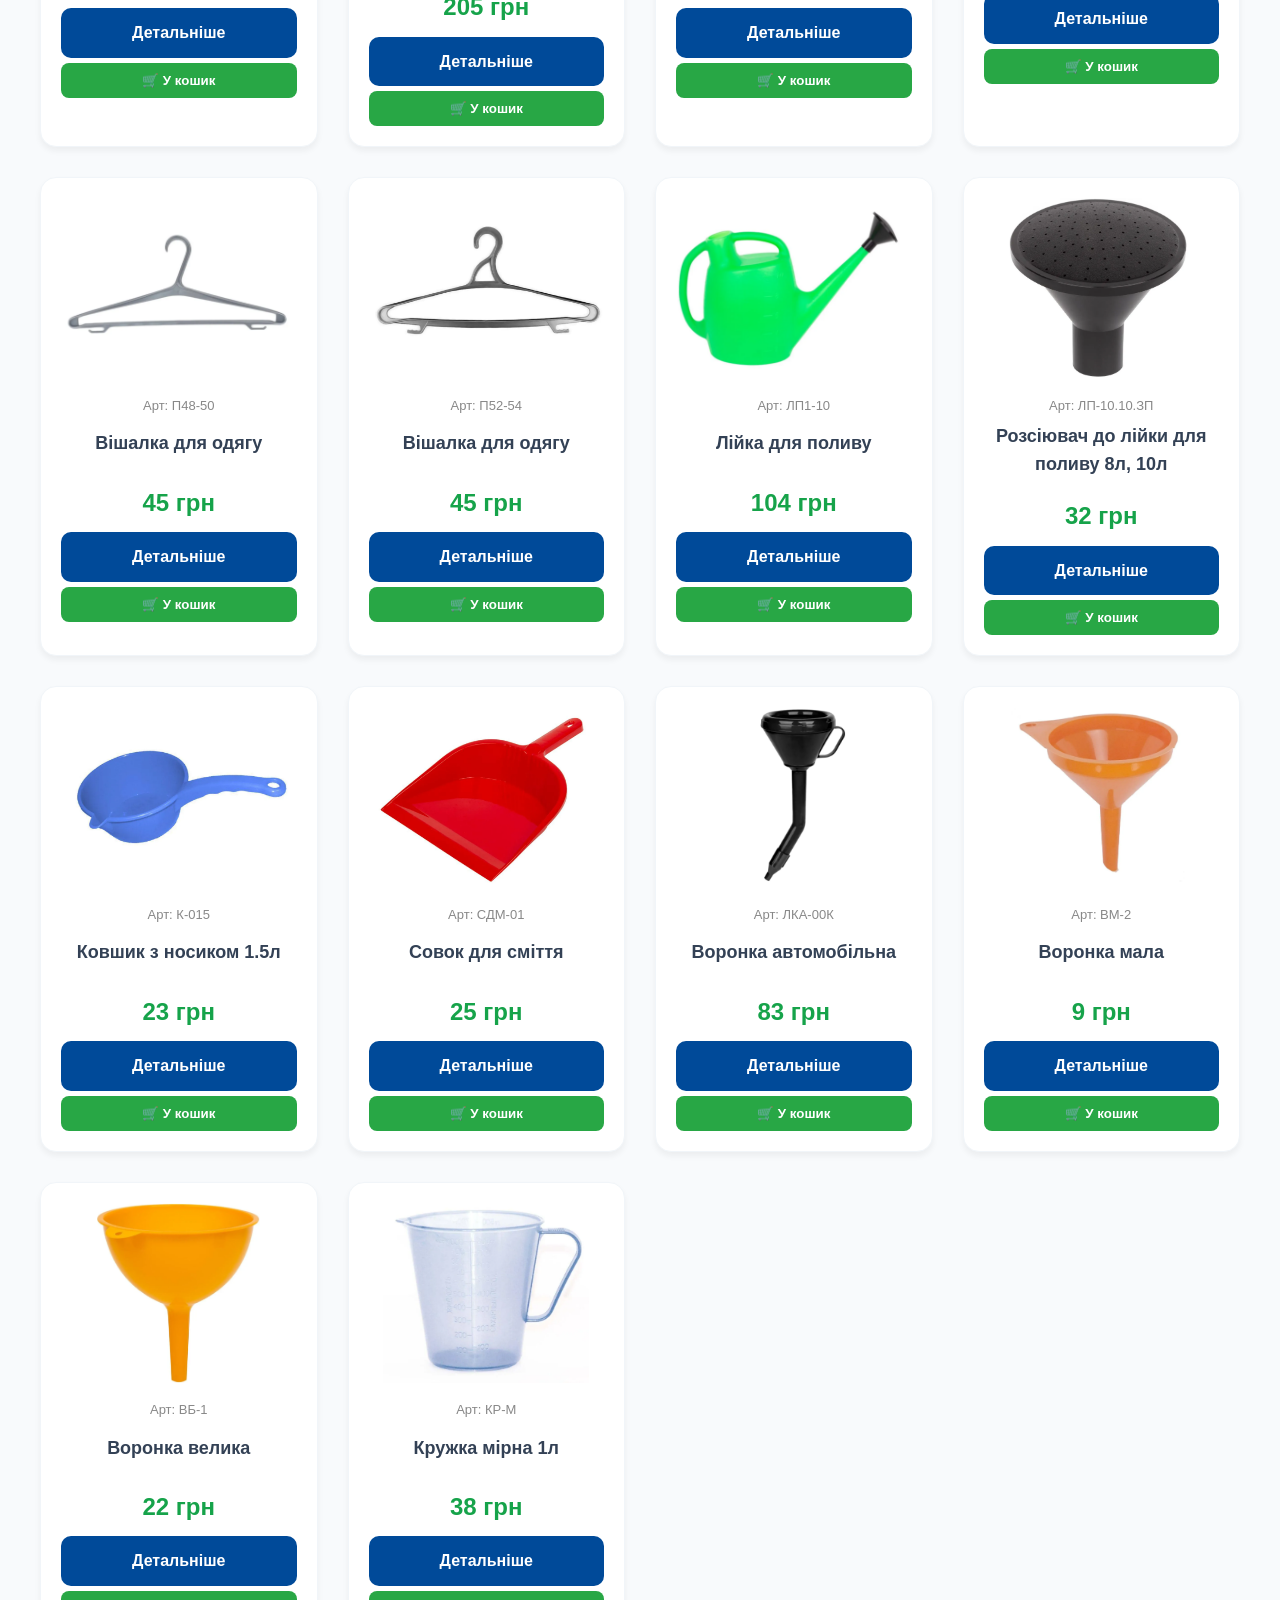
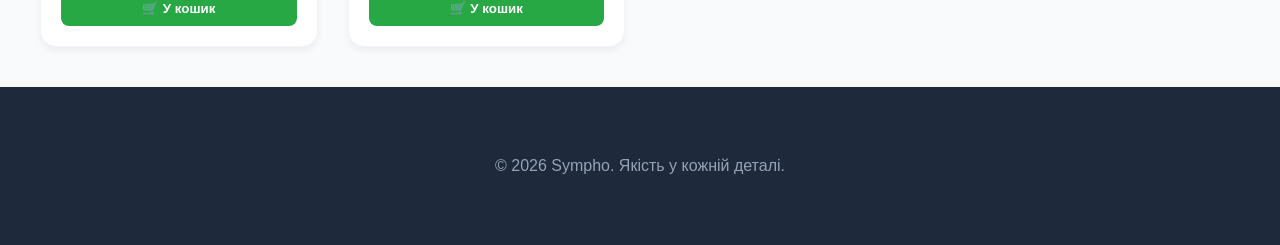
<file: household.html>
<!DOCTYPE html>
<html lang="uk">
<head>
    <meta charset="UTF-8">
    <title>Sympho — Господарські товари</title>
    <link rel="stylesheet" href="style.css">
    <link rel="icon" type="image/png" href="logo.png">
</head>
<body>
    <header>
    <div class="container header-flex" style="display: flex; align-items: center; justify-content: space-between; flex-wrap: wrap; gap: 15px;">
        <a href="javascript:history.back()" class="back-link">
            <span>←</span> Назад
        </a>

        <a href="index.html" class="logo-link">
            <img src="logo.png" alt="Sympho" class="logo-img">
        </a>
        
        <div class="search-container" style="position: relative; display: flex; gap: 5px;">
    <input type="text" id="searchInput" oninput="liveSearch()" placeholder="Пошук (назва або арт...)" 
           style="padding: 8px 12px; border-radius: 8px; border: 1px solid #ddd; outline: none; width: 180px;">
    <button onclick="performSearch()" style="background: #28a745; color: white; border: none; padding: 8px 12px; border-radius: 8px; cursor: pointer;">🔍</button>

    <div id="live-results" style="position: absolute; top: 100%; left: 0; right: 0; background: white; border-radius: 8px; box-shadow: 0 4px 15px rgba(0,0,0,0.1); z-index: 1000; display: none; max-height: 300px; overflow-y: auto;"></div>
</div>

        <nav style="display: flex; align-items: center;">
            <ul>
                <li><a href="index.html">Головна</a></li>
                <li><a href="siphons.html">Сифони</a></li>
                <li><a href="armature.html">Арматура</a></li>
                <li><a href="covers.html">Кришки</a></li>
                <li><a href="household.html" class="active">Госп. товари</a></li>
                <li><a href="contacts.html">Контакти</a></li>
            </ul>
            <div style="position: relative; margin-left: 15px; display: flex; align-items: center;">
                <a href="cart.html" style="text-decoration: none; font-size: 24px;">🛒</a>
                <span id="cart-count" style="
                    position: absolute; 
                    top: -8px; 
                    right: -10px; 
                    background: #ff4d4d; 
                    color: white; 
                    border-radius: 50%; 
                    padding: 2px 6px; 
                    font-size: 12px; 
                    font-weight: bold;
                    display: none;
                ">0</span>
            </div>
        </nav>
    </div>
</header>

    <section class="container content">
        <h1 style="color: #004a99; margin-bottom: 30px;">Господарські товари</h1>
        <div id="catalog-list" class="product-grid">
            </div>
    </section>

    <script src="catalog.js"></script>
    <script>
        // ЛОГІКА КАТАЛОГУ
        const list = document.getElementById('catalog-list');
        // Фільтруємо ТІЛЬКИ господарські товари
        const household = products.filter(p => p.category === "household");

        if (household.length === 0) {
            list.innerHTML = `<p style="grid-column: 1/-1; text-align: center; color: #888; padding: 40px;">Товари цієї категорії скоро з'являться на сайті.</p>`;
        }

        household.forEach(item => {
            list.innerHTML += `
                <div class="product-card">
                    <img src="${item.images[0]}" alt="${item.name}" style="width:100%; height:180px; object-fit:contain;">
                    
                    <p style="color: #888; font-size: 13px; margin: 10px 0 5px 0;">Арт: ${item.article}</p>
                    
                    <h3 style="margin-top: 0; font-size: 18px; min-height: 44px; display: flex; align-items: center; justify-content: center; text-align: center;">
                        ${item.name}
                    </h3>
                    
                    <p class="price" style="margin: 10px 0;">${item.price}</p>
                    
                    <div style="display: flex; flex-direction: column; gap: 5px;">
                        <a href="product.html?id=${item.id}" class="buy-btn" style="text-decoration:none; display: block;">Детальніше</a>
                        <button onclick="addToCart('${item.id}')" style="background: #28a745; color: white; border: none; padding: 10px; border-radius: 8px; cursor: pointer; font-weight: bold; width: 100%;">
                            🛒 У кошик
                        </button>
                    </div>
                </div>
            `;
        });

        // ЛОГІКА ПОШУКУ
        function performSearch() {
            const query = document.getElementById('searchInput').value.trim();
            if (query.length > 0) {
                window.location.href = `search.html?q=${encodeURIComponent(query)}`;
            } else {
                alert("Будь ласка, введіть запит для пошуку");
            }
        }

        document.getElementById('searchInput').addEventListener('keypress', function (e) {
            if (e.key === 'Enter') {
                performSearch();
            }
        });
    </script>

    <footer>
        <p style="text-align: center; color: #94a3b8; padding: 20px;">&copy; 2026 Sympho. Якість у кожній деталі.</p>
    </footer>
</body>
</html>
</file>
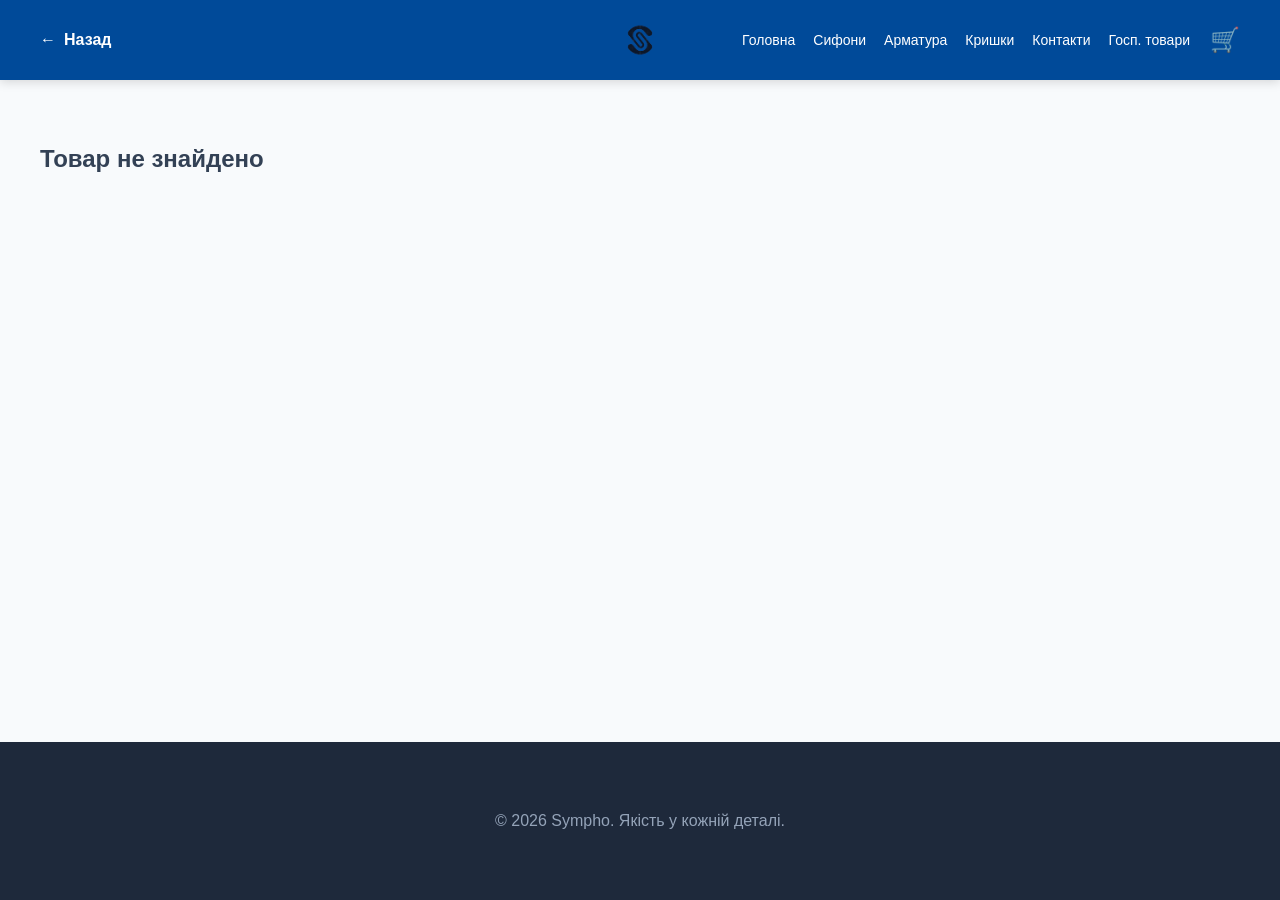
<file: product.html>
<!DOCTYPE html>
<html lang="uk">
<head>
    <meta charset="UTF-8">
    <title>Sympho — Товар</title>
    <link rel="stylesheet" href="style.css">
    <link rel="icon" type="image/png" href="logo.png">
</head>
<body>
    <header>
        <div class="container header-flex" style="display: flex; align-items: center; justify-content: space-between; flex-wrap: wrap; gap: 15px;">
            <a href="javascript:history.back()" class="back-link">
                <span>←</span> Назад
            </a>
            <a href="index.html" class="logo-link">
                <img src="logo.png" alt="Sympho" class="logo-img">
            </a>
            <nav style="display: flex; align-items: center;">
                <ul style="margin-right: 20px;">
                    <li><a href="index.html">Головна</a></li>
                    <li><a href="siphons.html">Сифони</a></li>
                    <li><a href="armature.html">Арматура</a></li>
                    <li><a href="covers.html">Кришки</a></li>
                    <li><a href="contacts.html">Контакти</a></li>
                    <li><a href="household.html">Госп. товари</a></li>
                </ul>
                <div style="position: relative; display: flex; align-items: center;">
                    <a href="cart.html" style="text-decoration: none; font-size: 24px;">🛒</a>
                    <span id="cart-count" style="
                        position: absolute; 
                        top: -8px; 
                        right: -10px; 
                        background: #ff4d4d; 
                        color: white; 
                        border-radius: 50%; 
                        padding: 2px 6px; 
                        font-size: 12px; 
                        font-weight: bold;
                        display: none;
                    ">0</span>
                </div>
    </header>

    <div class="container content">
        <div id="product-card" class="product-detail">
            </div>
    </div>

    <script src="catalog.js"></script>
    <script>
        const params = new URLSearchParams(window.location.search);
        const productId = params.get('id');
        const item = products.find(p => p.id === productId);

        if (item) {
            const myTelegramUser = "Tarasbabelskyi"; // Татів ТГ
            const myViberPhone = "380989594977";     // Татів Viber
            
            const messageText = `Вітаю! Цікавить ${item.name} (Арт: ${item.article})`;
            const message = encodeURIComponent(messageText);

            document.getElementById('product-card').innerHTML = `
                <div style="display:flex; gap:30px; flex-wrap:wrap;">
                    
                    <div style="display:flex; gap:15px; flex:1; min-width:320px;">
                        <div style="display:flex; flex-direction:column; gap:10px;">
                            ${item.images.map(img => `
                                <img src="${img}" style="width:70px; height:70px; object-fit:contain; border:1px solid #ddd; cursor:pointer; border-radius:8px;" 
                                     onclick="document.getElementById('main-pic').src='${img}'" class="thumb-img">
                            `).join('')}
                        </div>
                        <div style="flex:1; background:white; padding:10px; border-radius:15px; border:1px solid #eee; text-align:center;">
                            <img id="main-pic" src="${item.images[0]}" style="width:100%; max-height:450px; object-fit:contain;">
                        </div>
                    </div>

                    <div style="flex:1; min-width:300px;">
                        <h1 style="color:#004a99; margin-top:0; margin-bottom:5px;">${item.name}</h1>
                        
                        <div style="display:flex; align-items:center; gap:10px; margin-bottom:15px;">
                            <p style="background:#eef4fb; color:#004a99; padding:5px 12px; border-radius:6px; font-weight:bold; font-size:14px; margin:0;">
                                Артикул: ${item.article}
                            </p>
                            <button onclick="copyToClipboard('${item.article}')" style="background:#eee; border:none; padding:5px 10px; border-radius:5px; cursor:pointer; font-size:12px; font-weight:600;">
                                📋 Копіювати
                            </button>
                        </div>

                        <p style="font-size:28px; font-weight:bold; color:#28a745; margin-top:10px;">${item.price}</p>
                        
                        <div style="margin:20px 0; padding:20px; background:#f8f9fa; border-radius:10px;">
                            <h4 style="margin-top:0;">Опис:</h4>
                            <p style="margin-bottom:0;">${item.desc}</p>
                        </div>
                        
                        <a href="https://t.me/${myTelegramUser}?text=${message}" target="_blank" class="action-btn tg">Замовити у Telegram</a>
                        <a href="viber://chat?number=${myViberPhone}&draft=${message}" class="action-btn vb">Замовити у Viber</a>
                        <button onclick="addToCart('${item.id}')" style="background: #28a745; color: white; border: none; padding: 14px; border-radius: 8px; font-size: 16px; font-weight: bold; cursor: pointer; width: 100%; margin-top: 15px;">
                                🛒 Додати у кошик
                            </button>
                    </div>
                </div>
            `;
        } else {
            document.getElementById('product-card').innerHTML = "<h2>Товар не знайдено</h2>";
        }

        // Функція для копіювання артикула (рятує, якщо Viber на компі тупить)
        function copyToClipboard(text) {
            navigator.clipboard.writeText(text).then(() => {
                alert("Артикул " + text + " скопійовано!");
            });
        }
    </script>

    <footer>
        <p style="text-align:center; color:#94a3b8; padding:20px;">&copy; 2026 Sympho. Якість у кожній деталі.</p>
    </footer>
</body>
</html>
</file>
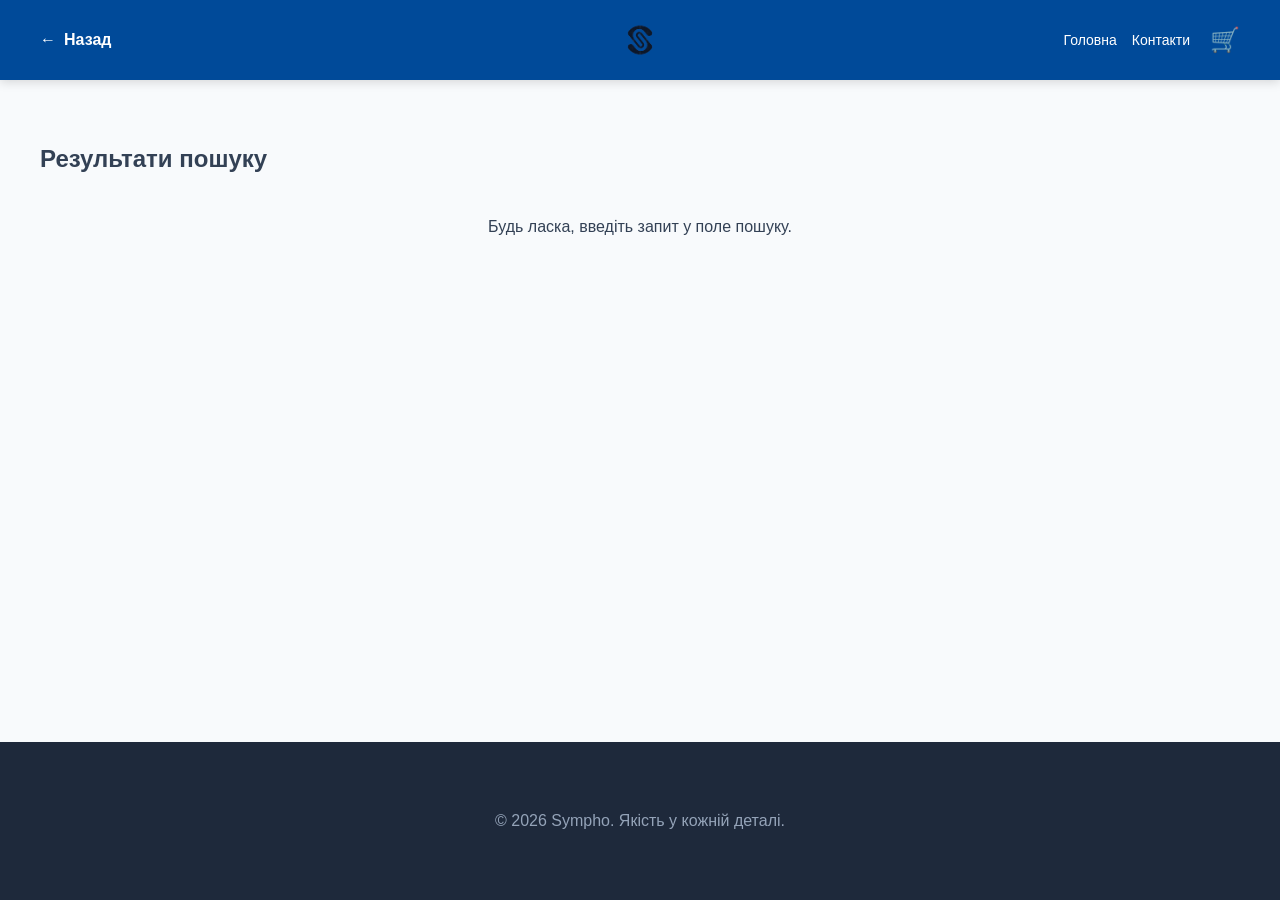
<file: search.html>
<!DOCTYPE html>
<html lang="uk">
<head>
    <meta charset="UTF-8">
    <title>Sympho — Результати пошуку</title>
    <link rel="stylesheet" href="style.css">
    <link rel="icon" type="image/png" href="logo.png">
</head>
<body>
    <header>
        <div class="container header-flex" style="display: flex; align-items: center; justify-content: space-between; flex-wrap: wrap; gap: 15px;">
            <a href="javascript:history.back()" class="back-link"><span>←</span> Назад</a>
            <a href="index.html" class="logo-link"><img src="logo.png" alt="Sympho" class="logo-img"></a>
            
            <nav style="display: flex; align-items: center;">
                <ul style="display: flex; list-style: none; gap: 15px; margin-right: 20px;">
                    <li><a href="index.html">Головна</a></li>
                    <li><a href="contacts.html">Контакти</a></li>
                </ul>
                <div style="position: relative; display: flex; align-items: center;">
                    <a href="cart.html" style="text-decoration: none; font-size: 24px;">🛒</a>
                    <span id="cart-count" style="
                        position: absolute; 
                        top: -8px; 
                        right: -10px; 
                        background: #ff4d4d; 
                        color: white; 
                        border-radius: 50%; 
                        padding: 2px 6px; 
                        font-size: 12px; 
                        font-weight: bold;
                        display: none;
                    ">0</span>
                </div>
            </nav>
        </div>
    </header>

    <section class="container content">
        <h1 id="searchTitle">Результати пошуку</h1>
        <div id="search-results" class="product-grid">
            </div>
    </section>

    <script src="catalog.js"></script>
    <script>
        const params = new URLSearchParams(window.location.search);
        const query = params.get('q')?.toLowerCase() || "";
        const resultsContainer = document.getElementById('search-results');
        
        if (query) {
            document.getElementById('searchTitle').innerText = `Пошук: "${query}"`;
            
            // РОЗШИРЕНИЙ ПОШУК: Назва + Артикул + Опис (для пошуку 6л, 10л тощо)
            const filtered = products.filter(p => 
                p.name.toLowerCase().includes(query) || 
                p.article.toLowerCase().includes(query) ||
                (p.desc && p.desc.toLowerCase().includes(query))
            );

            if (filtered.length > 0) {
                filtered.forEach(item => {
                    resultsContainer.innerHTML += `
                        <div class="product-card">
                            <img src="${item.images[0]}" alt="${item.name}" style="width:100%; height:180px; object-fit:contain;">
                            <p style="color: #888; font-size: 13px; margin: 10px 0 5px 0;">Арт: ${item.article}</p>
                            <h3 style="margin-top: 0; font-size: 18px; min-height: 44px; display: flex; align-items: center; justify-content: center; text-align: center;">
                                ${item.name}
                            </h3>
                            <p class="price" style="margin: 10px 0;">${item.price}</p>
                            
                            <div style="display: flex; flex-direction: column; gap: 5px;">
                                <a href="product.html?id=${item.id}" class="buy-btn" style="text-decoration:none; display: block; text-align: center;">Детальніше</a>
                                <button onclick="addToCart('${item.id}')" style="background: #28a745; color: white; border: none; padding: 10px; border-radius: 8px; cursor: pointer; font-weight: bold; width: 100%;">
                                    🛒 У кошик
                                </button>
                            </div>
                        </div>
                    `;
                });
            } else {
                resultsContainer.innerHTML = `
                    <div style="grid-column: 1/-1; text-align: center; padding: 50px;">
                        <p style="font-size: 18px; color: #666;">Нічого не знайдено за вашим запитом.</p>
                        <a href="index.html" class="buy-btn" style="display:inline-block; margin-top:20px; text-decoration:none;">До каталогу</a>
                    </div>`;
            }
        } else {
            resultsContainer.innerHTML = `<p style="grid-column: 1/-1; text-align: center;">Будь ласка, введіть запит у поле пошуку.</p>`;
        }
    </script>

    <footer>
        <p style="text-align: center; padding: 20px; color: #94a3b8;">&copy; 2026 Sympho. Якість у кожній деталі.</p>
    </footer>
</body>
</html>
</file>
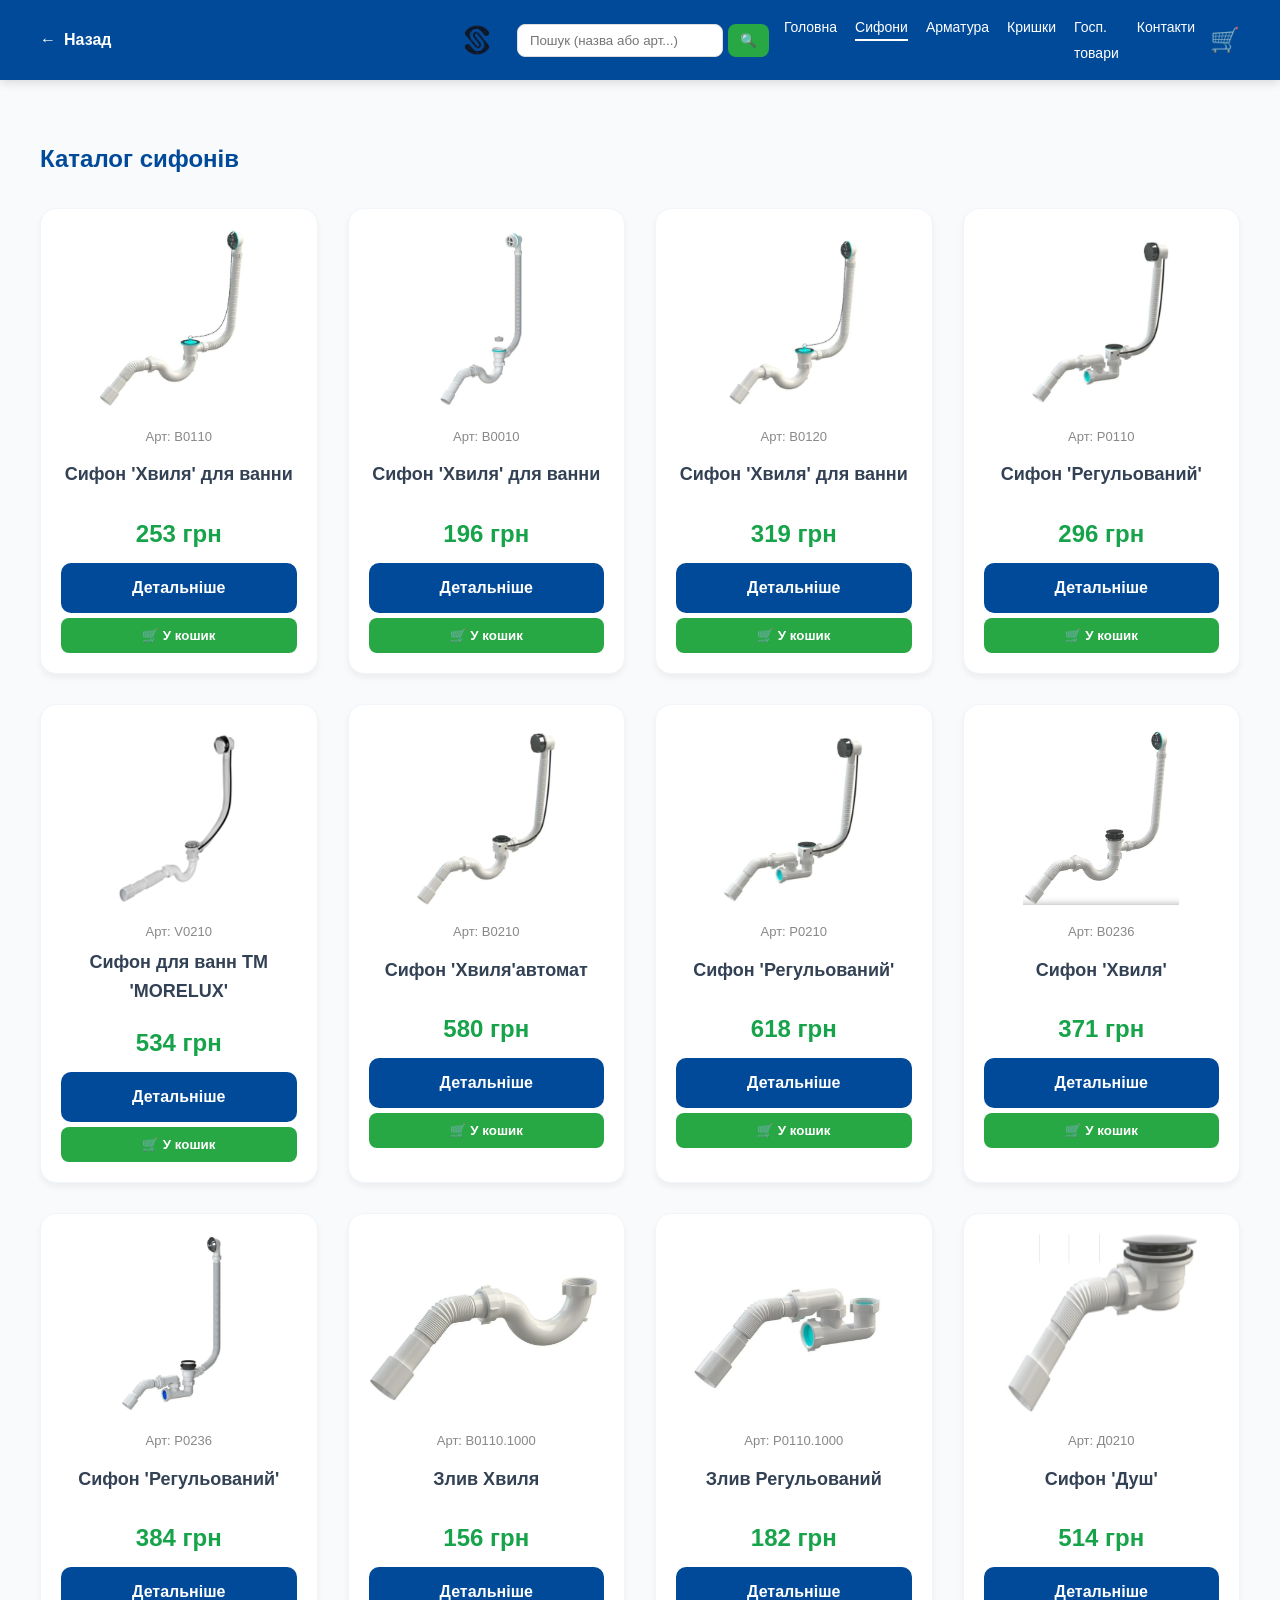
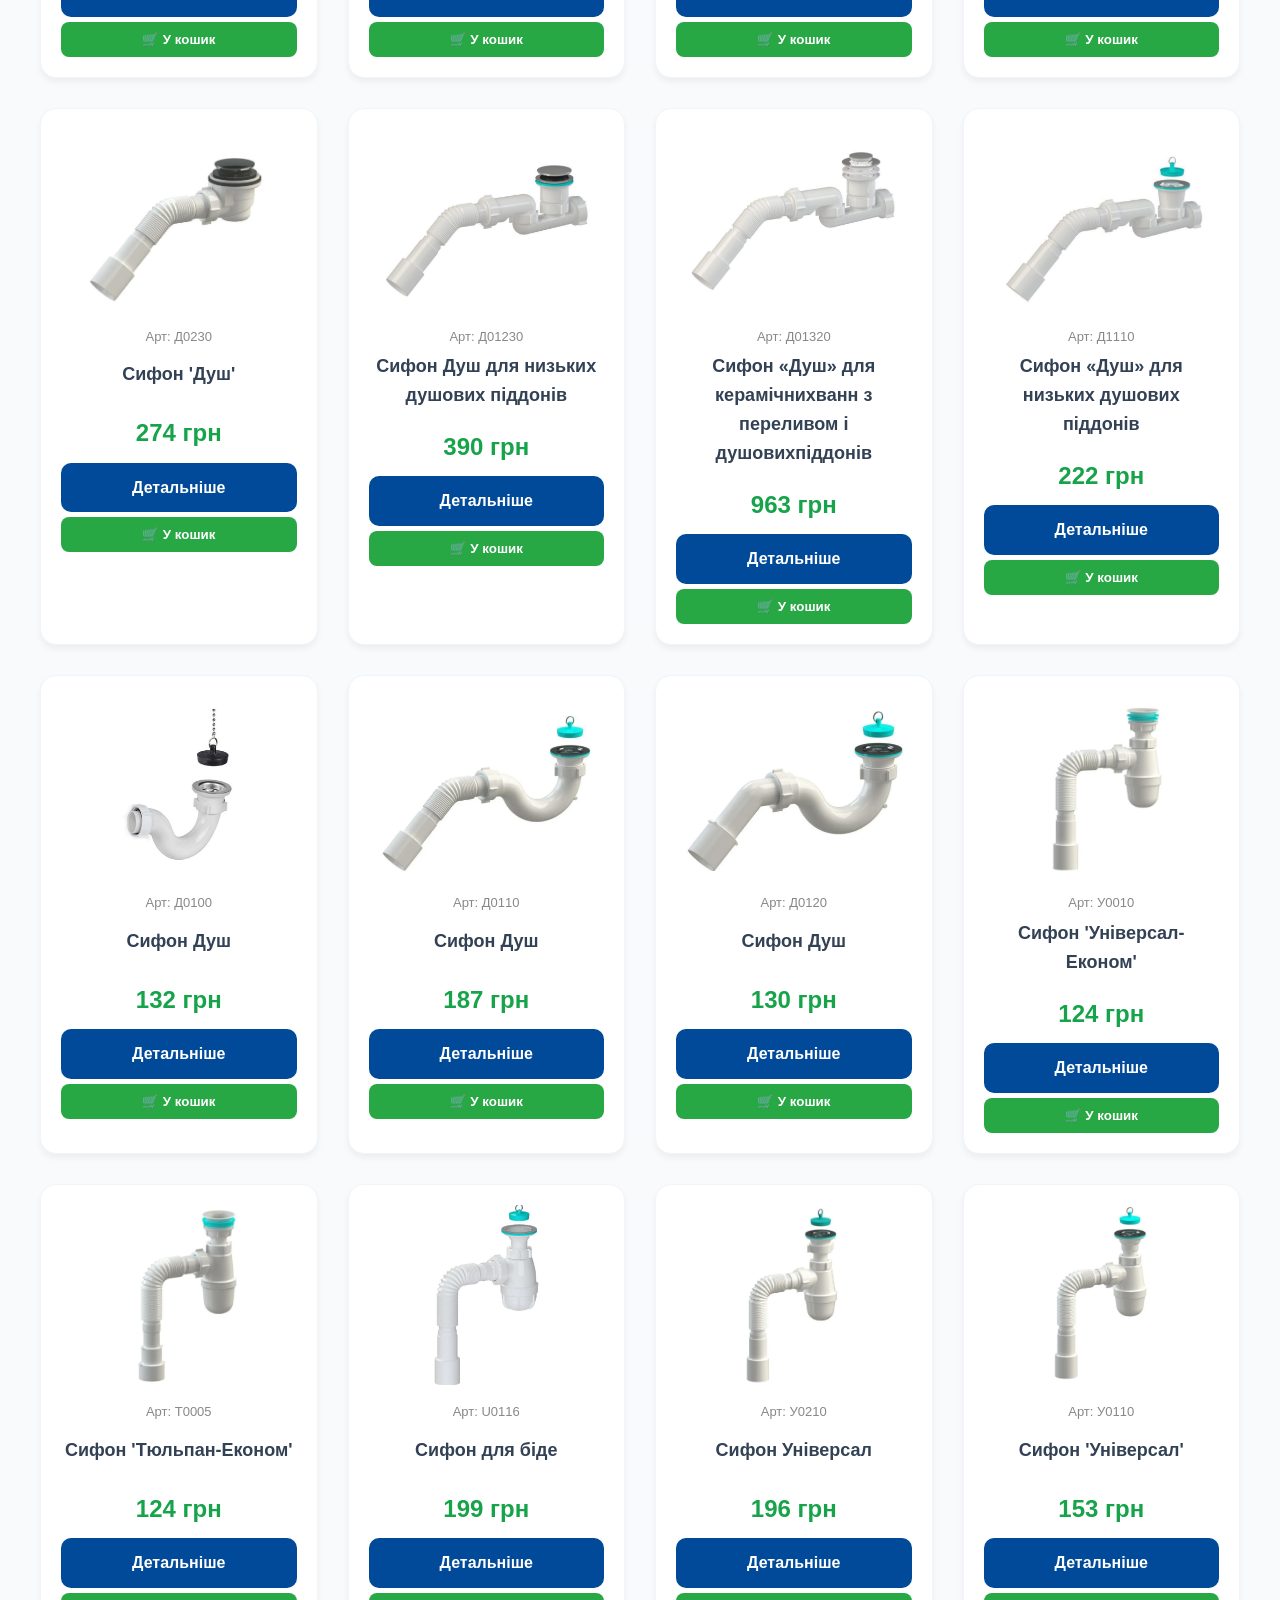
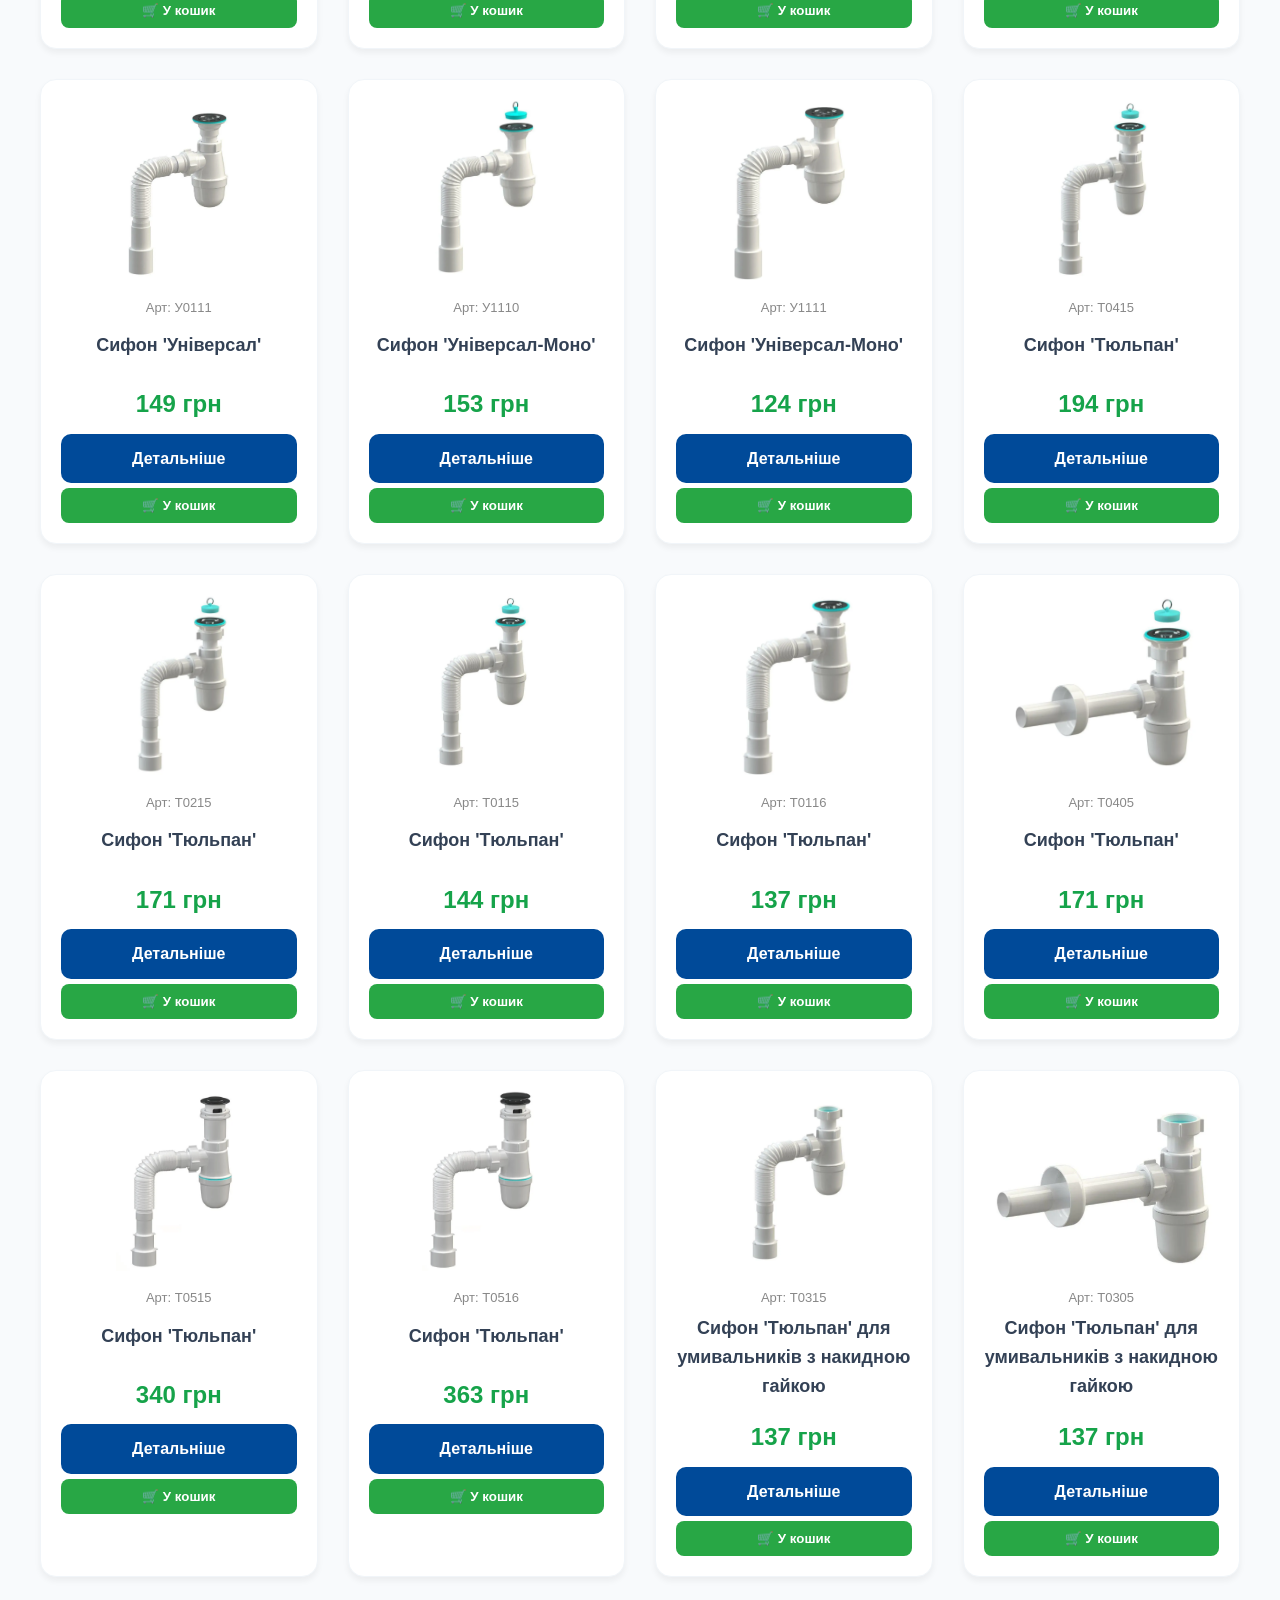
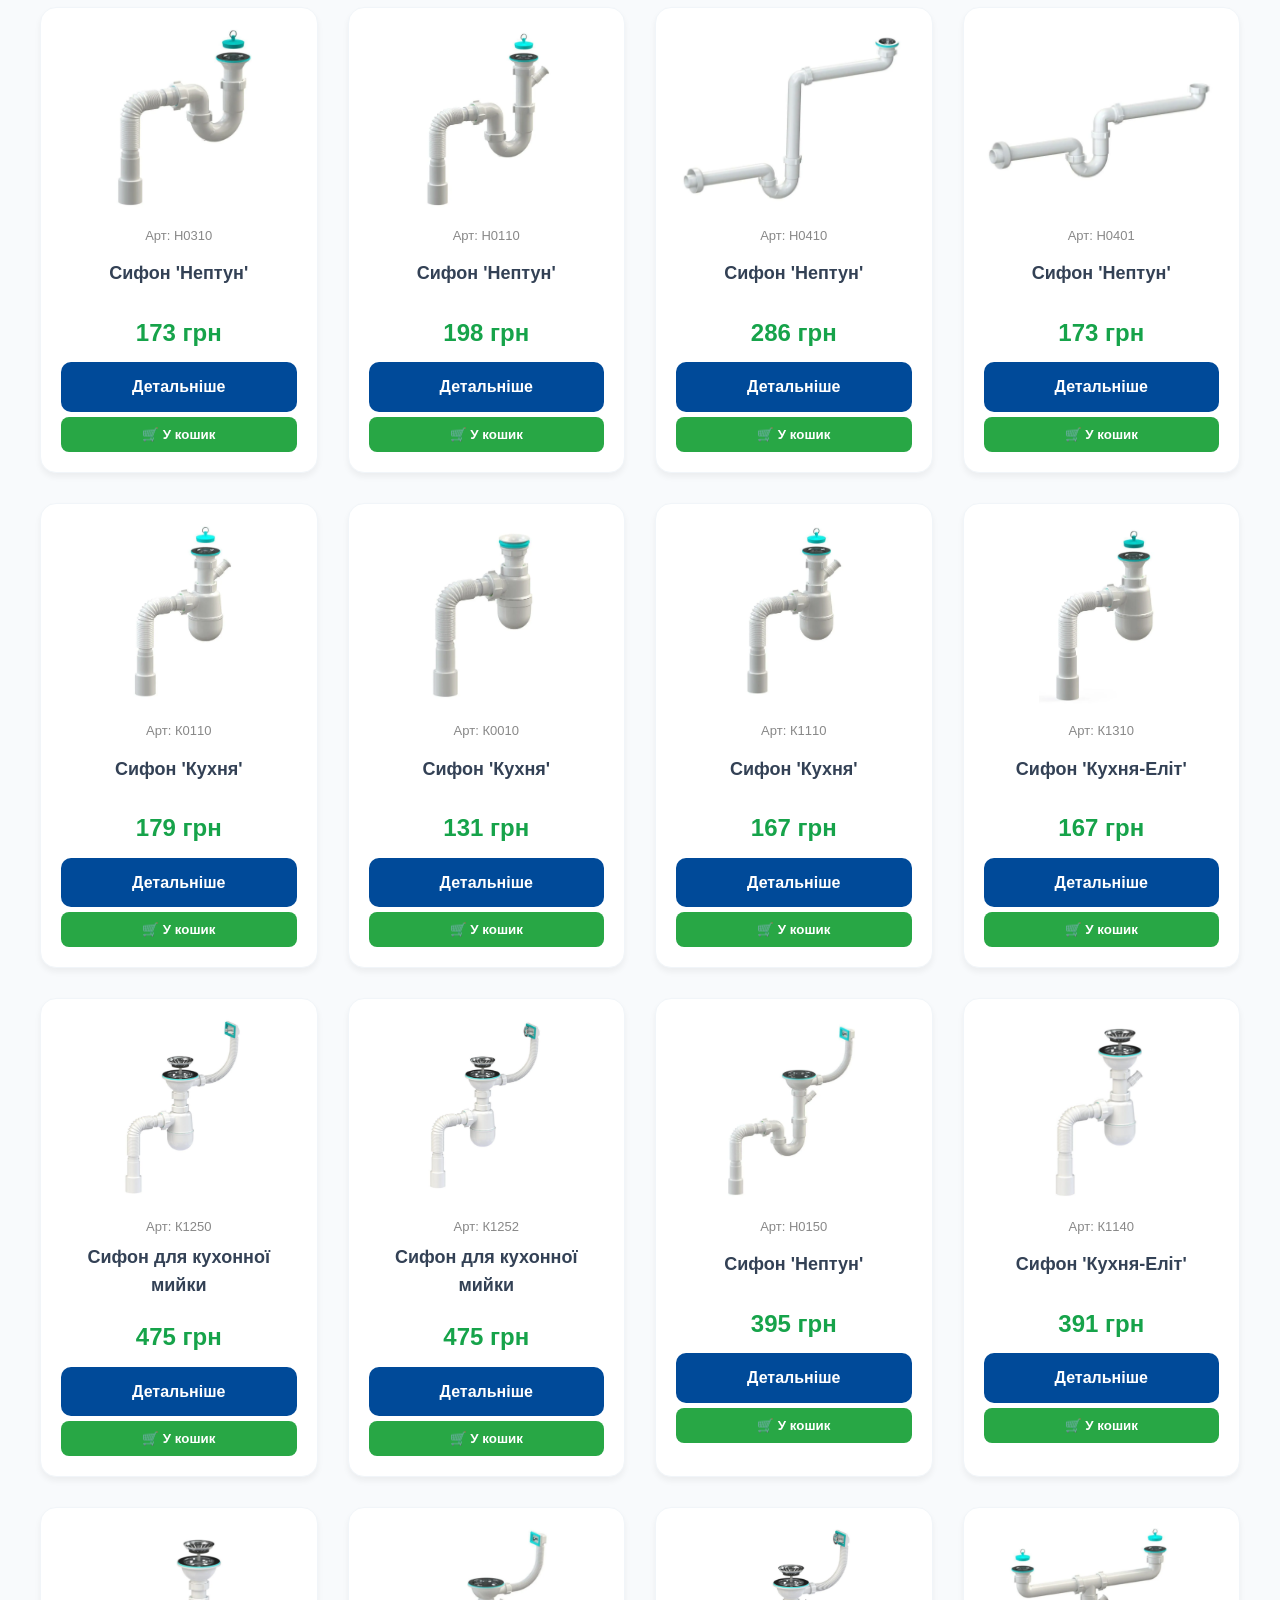
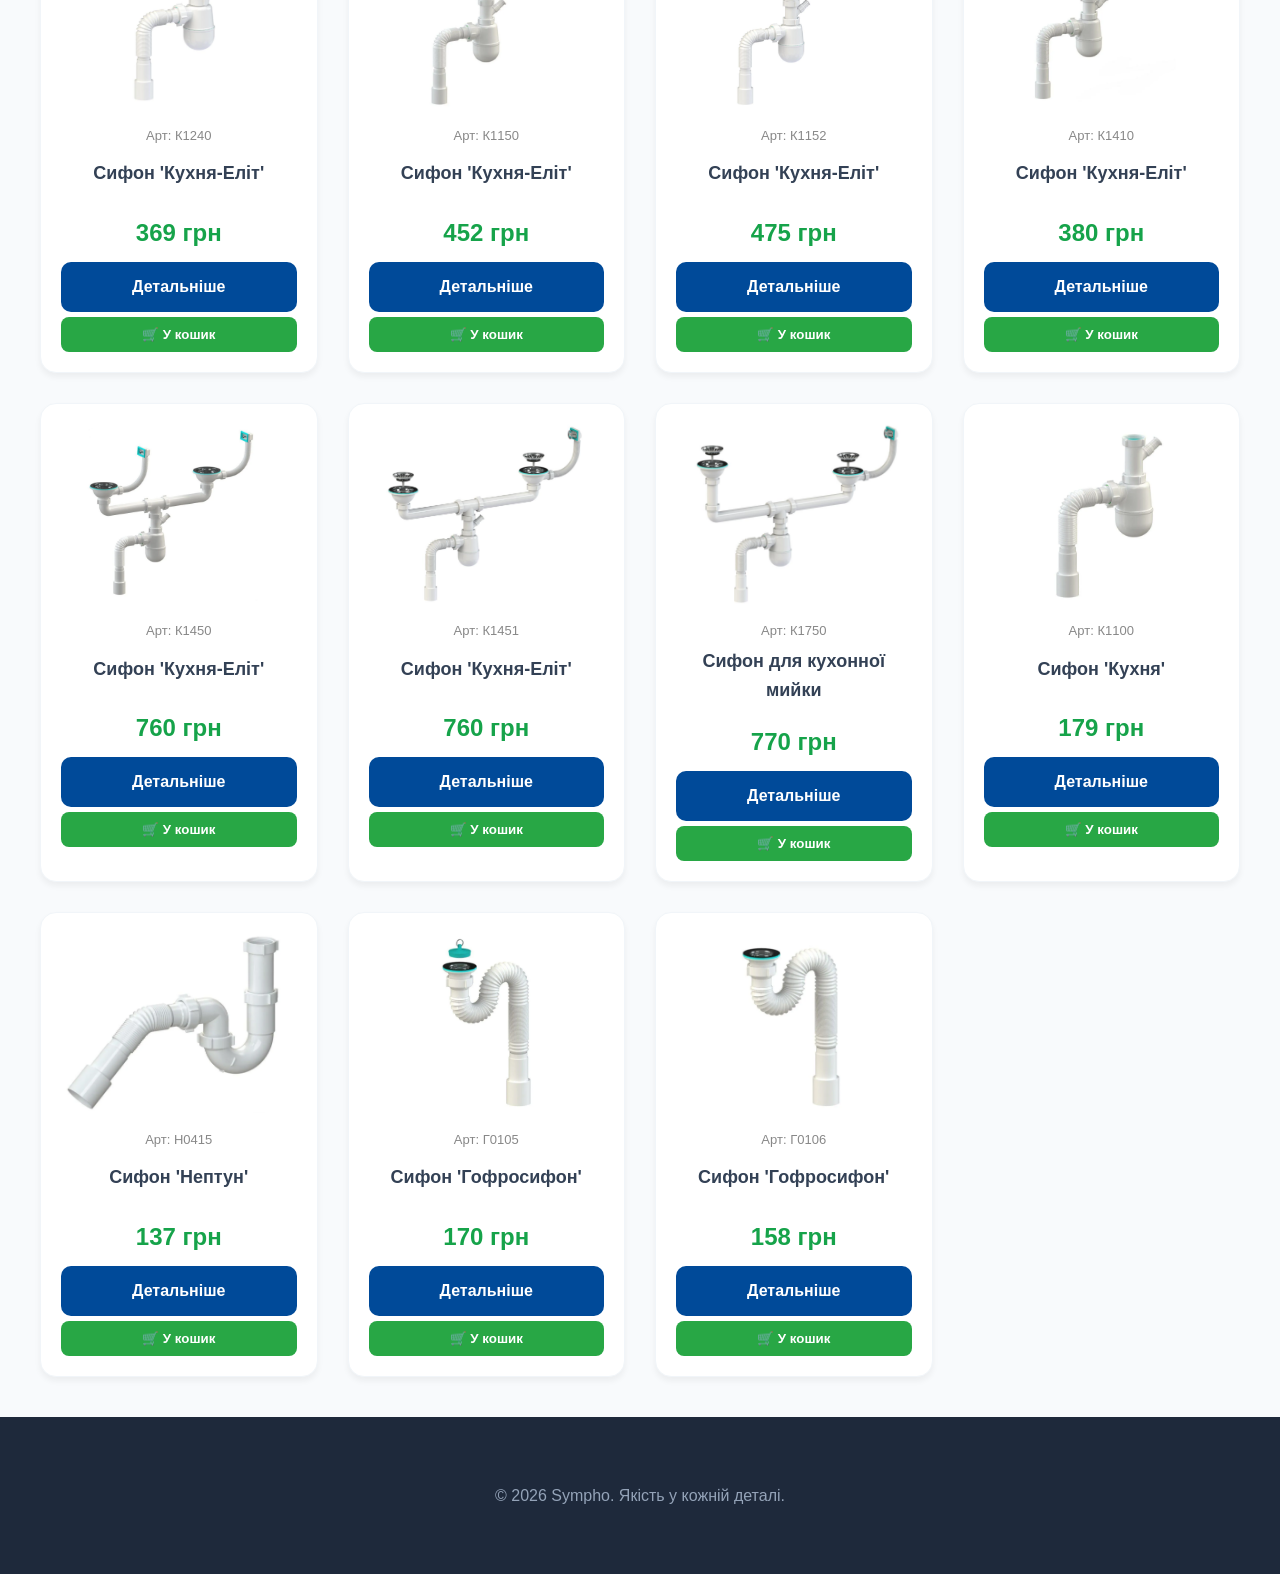
<file: siphons.html>
<!DOCTYPE html>
<html lang="uk">
<head>
    <meta charset="UTF-8">
    <title>Sympho — Сифони</title>
    <link rel="stylesheet" href="style.css">
    <link rel="icon" type="image/png" href="logo.png">
</head>
<body>
    <header>
    <div class="container header-flex" style="display: flex; align-items: center; justify-content: space-between; flex-wrap: wrap; gap: 15px;">
        <a href="javascript:history.back()" class="back-link">
            <span>←</span> Назад
        </a>

        <a href="index.html" class="logo-link">
            <img src="logo.png" alt="Sympho" class="logo-img">
        </a>
        
        <div class="search-container" style="position: relative; display: flex; gap: 5px;">
    <input type="text" id="searchInput" oninput="liveSearch()" placeholder="Пошук (назва або арт...)" 
           style="padding: 8px 12px; border-radius: 8px; border: 1px solid #ddd; outline: none; width: 180px;">
    <button onclick="performSearch()" style="background: #28a745; color: white; border: none; padding: 8px 12px; border-radius: 8px; cursor: pointer;">🔍</button>

    <div id="live-results" style="position: absolute; top: 100%; left: 0; right: 0; background: white; border-radius: 8px; box-shadow: 0 4px 15px rgba(0,0,0,0.1); z-index: 1000; display: none; max-height: 300px; overflow-y: auto;"></div>
</div>

        <nav style="display: flex; align-items: center;">
            <ul>
                <li><a href="index.html">Головна</a></li>
                <li><a href="siphons.html" class="active">Сифони</a></li>
                <li><a href="armature.html">Арматура</a></li>
                <li><a href="covers.html">Кришки</a></li>
				<li><a href="household.html">Госп. товари</a></li>
                <li><a href="contacts.html">Контакти</a></li>
            </ul>
            <div style="position: relative; margin-left: 15px; display: flex; align-items: center;">
                <a href="cart.html" style="text-decoration: none; font-size: 24px;">🛒</a>
                <span id="cart-count" style="
                    position: absolute; 
                    top: -8px; 
                    right: -10px; 
                    background: #ff4d4d; 
                    color: white; 
                    border-radius: 50%; 
                    padding: 2px 6px; 
                    font-size: 12px; 
                    font-weight: bold;
                    display: none;
                ">0</span>
            </div>
        </nav>
    </div>
</header>

    <section class="container content">
        <h1 style="color: #004a99; margin-bottom: 30px;">Каталог сифонів</h1>
        <div id="catalog-list" class="product-grid">
            </div>
    </section>

    <script src="catalog.js"></script>
    <script>
        // ЛОГІКА КАТАЛОГУ
        const list = document.getElementById('catalog-list');
        const siphons = products.filter(p => p.category === "siphons");

        siphons.forEach(item => {
            list.innerHTML += `
                <div class="product-card">
                    <img src="${item.images[0]}" alt="${item.name}" style="width:100%; height:180px; object-fit:contain;">
                    
                    <p style="color: #888; font-size: 13px; margin: 10px 0 5px 0;">Арт: ${item.article}</p>
                    
                    <h3 style="margin-top: 0; font-size: 18px; min-height: 44px; display: flex; align-items: center; justify-content: center; text-align: center;">
                        ${item.name}
                    </h3>
                    
                    <p class="price" style="margin: 10px 0;">${item.price}</p>
                    
                    <div style="display: flex; flex-direction: column; gap: 5px;">
                        <a href="product.html?id=${item.id}" class="buy-btn" style="text-decoration:none; display: block;">Детальніше</a>
                        <button onclick="addToCart('${item.id}')" style="background: #28a745; color: white; border: none; padding: 10px; border-radius: 8px; cursor: pointer; font-weight: bold; width: 100%;">
                            🛒 У кошик
                        </button>
                    </div>
                </div>
            `;
        });

        // ЛОГІКА ПОШУКУ
        function performSearch() {
            const query = document.getElementById('searchInput').value.trim();
            if (query.length > 0) {
                window.location.href = `search.html?q=${encodeURIComponent(query)}`;
            } else {
                alert("Будь ласка, введіть запит для пошуку");
            }
        }

        document.getElementById('searchInput').addEventListener('keypress', function (e) {
            if (e.key === 'Enter') {
                performSearch();
            }
        });
    </script>

    <footer>
        <p style="text-align: center; color: #94a3b8; padding: 20px;">&copy; 2026 Sympho. Якість у кожній деталі.</p>
    </footer>
</body>
</html>
</file>
<file: style.css>
/* --- 1. Базові налаштування (Притискаємо футер до низу) --- */
html, body {
    height: 100%;
    margin: 0;
}

body {
    font-family: 'Segoe UI', Tahoma, Geneva, Verdana, sans-serif;
    background: #f8fafc;
    color: #334155;
    line-height: 1.6;
    display: flex;
    flex-direction: column;
}

.container {
    width: 95%;
    max-width: 1200px;
    margin: 0 auto;
}

/* --- 2. Шапка (Header) - Магія центрування --- */
header {
    background: #004a99;
    color: white;
    padding: 10px 0;
    box-shadow: 0 2px 10px rgba(0,0,0,0.15);
    flex-shrink: 0;
}

/* Контейнер для вирівнювання: Назад | Лого | Меню */
.header-flex {
    display: flex;
    justify-content: space-between;
    align-items: center;
    min-height: 60px;
}

/* Ліва частина: Кнопка Назад */
.back-link {
    flex: 1; /* Займає 1 частину простору зліва */
    color: white !important;
    text-decoration: none;
    font-weight: 600;
    display: flex;
    align-items: center;
    gap: 8px;
    transition: 0.3s;
}

.back-link:hover {
    opacity: 0.8;
    transform: translateX(-3px);
}

/* Центральна частина: Логотип */
.logo-link {
    flex: 0; /* Не розтягується, фіксований центр */
    display: flex;
    justify-content: center;
    transition: 0.3s;
}

.logo-img {
    height: 50px;
    width: auto;
    display: block;
}

.logo-link:hover {
    transform: scale(1.05);
}

/* Права частина: Навігація */
nav {
    flex: 1; /* Займає 1 частину простору справа */
    display: flex;
    justify-content: flex-end;
}

nav ul {
    list-style: none;
    display: flex;
    gap: 18px;
    padding: 0;
    margin: 0;
}

nav ul li a {
    color: white;
    text-decoration: none;
    font-weight: 500;
    font-size: 14px;
    transition: 0.3s;
    padding-bottom: 4px;
}

nav ul li a:hover, nav ul li a.active {
    border-bottom: 2px solid white;
}

/* --- 3. Головний контент --- */
.content {
    flex: 1 0 auto; /* Розтягується, щоб футер був знизу */
    padding: 40px 0;
}

.hero-home {
    background: #eef4fb;
    padding: 50px 0;
    text-align: center;
    border-bottom: 1px solid #e2e8f0;
    margin-bottom: 30px;
}

/* Категорії на Головній */
.categories {
    display: flex;
    justify-content: center;
    gap: 25px;
    flex-wrap: wrap;
}

.cat-card {
    background: white;
    padding: 25px;
    width: 300px;
    text-align: center;
    border-radius: 16px;
    box-shadow: 0 4px 6px -1px rgba(0,0,0,0.1);
    transition: 0.3s ease;
    border: 1px solid #f1f5f9;
}

.cat-card:hover {
    transform: translateY(-10px);
    box-shadow: 0 20px 25px -5px rgba(0,0,0,0.1);
}

.cat-card img {
    width: 100%;
    height: 160px;
    object-fit: contain;
    margin-bottom: 15px;
}

/* --- 4. Каталог та Товари --- */
.product-grid {
    display: grid;
    grid-template-columns: repeat(auto-fill, minmax(260px, 1fr));
    gap: 30px;
}

.product-card {
    background: white;
    padding: 20px;
    border-radius: 16px;
    text-align: center;
    border: 1px solid #f1f5f9;
    box-shadow: 0 4px 6px rgba(0,0,0,0.05);
    transition: 0.3s;
}

.product-card img {
    width: 100%;
    height: 180px;
    object-fit: contain;
}

.price {
    font-size: 24px;
    font-weight: 700;
    color: #16a34a; /* Зелений колір */
    margin: 10px 0;
}

.buy-btn {
    display: block;
    background: #004a99;
    color: white;
    padding: 12px;
    border-radius: 10px;
    text-decoration: none;
    font-weight: 600;
    text-align: center;
    transition: 0.3s;
}

.buy-btn:hover {
    background: #003366;
}

/* --- 5. Галерея (Слайдер) у товарі --- */
.thumb-img {
    cursor: pointer;
    border: 2px solid transparent;
    transition: 0.3s;
}

.thumb-img:hover {
    border-color: #004a99;
    transform: scale(1.05);
}

.action-btn {
    display: block;
    text-align: center;
    padding: 16px;
    color: white;
    text-decoration: none;
    font-weight: 700;
    border-radius: 12px;
    margin-top: 10px;
    transition: 0.3s;
}

.tg { background-color: #0088cc; }
.vb { background-color: #7360f2; }

/* --- 6. Футер --- */
footer {
    background: #1e293b;
    color: #94a3b8;
    text-align: center;
    padding: 30px 0;
    flex-shrink: 0;
    margin-top: auto;
}

/* --- 7. Адаптивність (Для телефонів) --- */
@media (max-width: 900px) {
    .header-flex {
        flex-direction: column;
        gap: 15px;
        padding: 15px 0;
    }
    
    .back-link, nav {
        justify-content: center;
        width: 100%;
    }

    nav ul {
        flex-wrap: wrap;
        justify-content: center;
        gap: 10px;
    }
}

@media (max-width: 480px) {
    .back-link span { font-size: 20px; }
    .back-link { font-size: 0; } /* На малих екранах лишаємо тільки стрілку */
}
</file>
